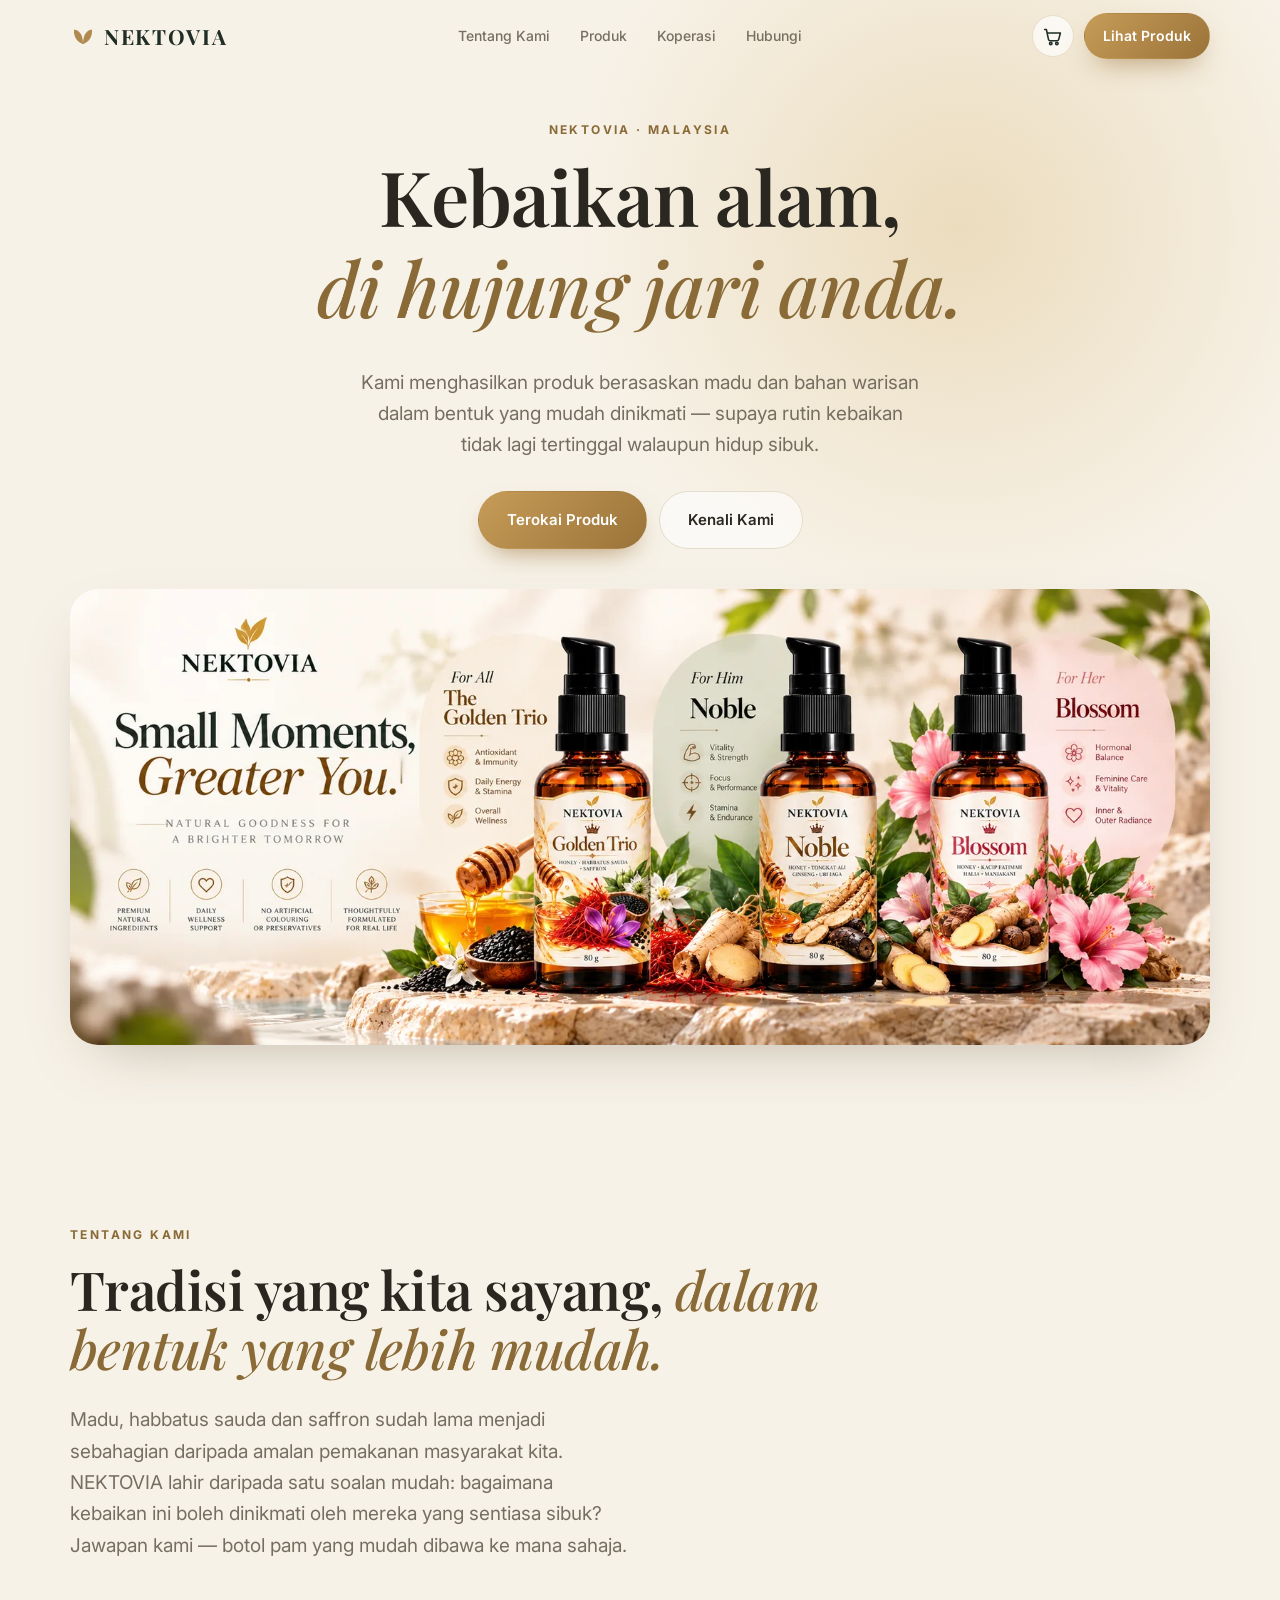
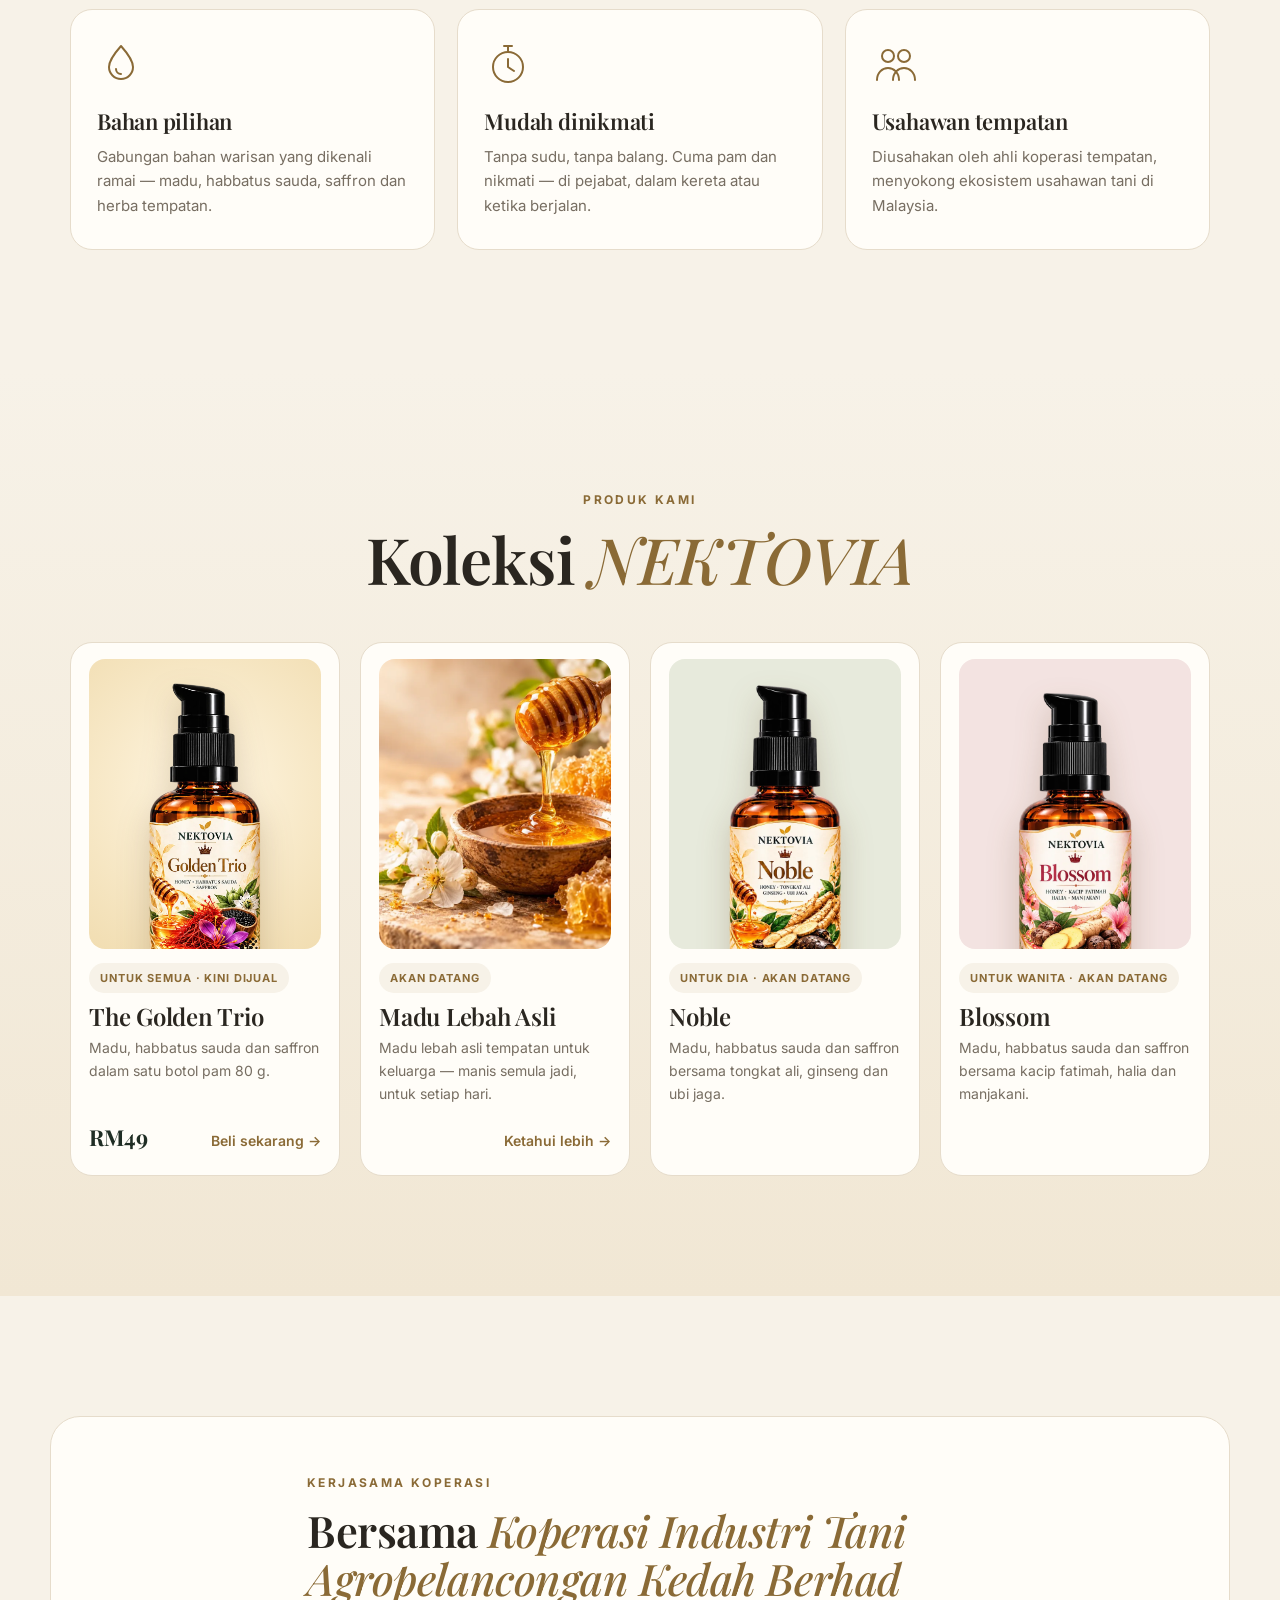
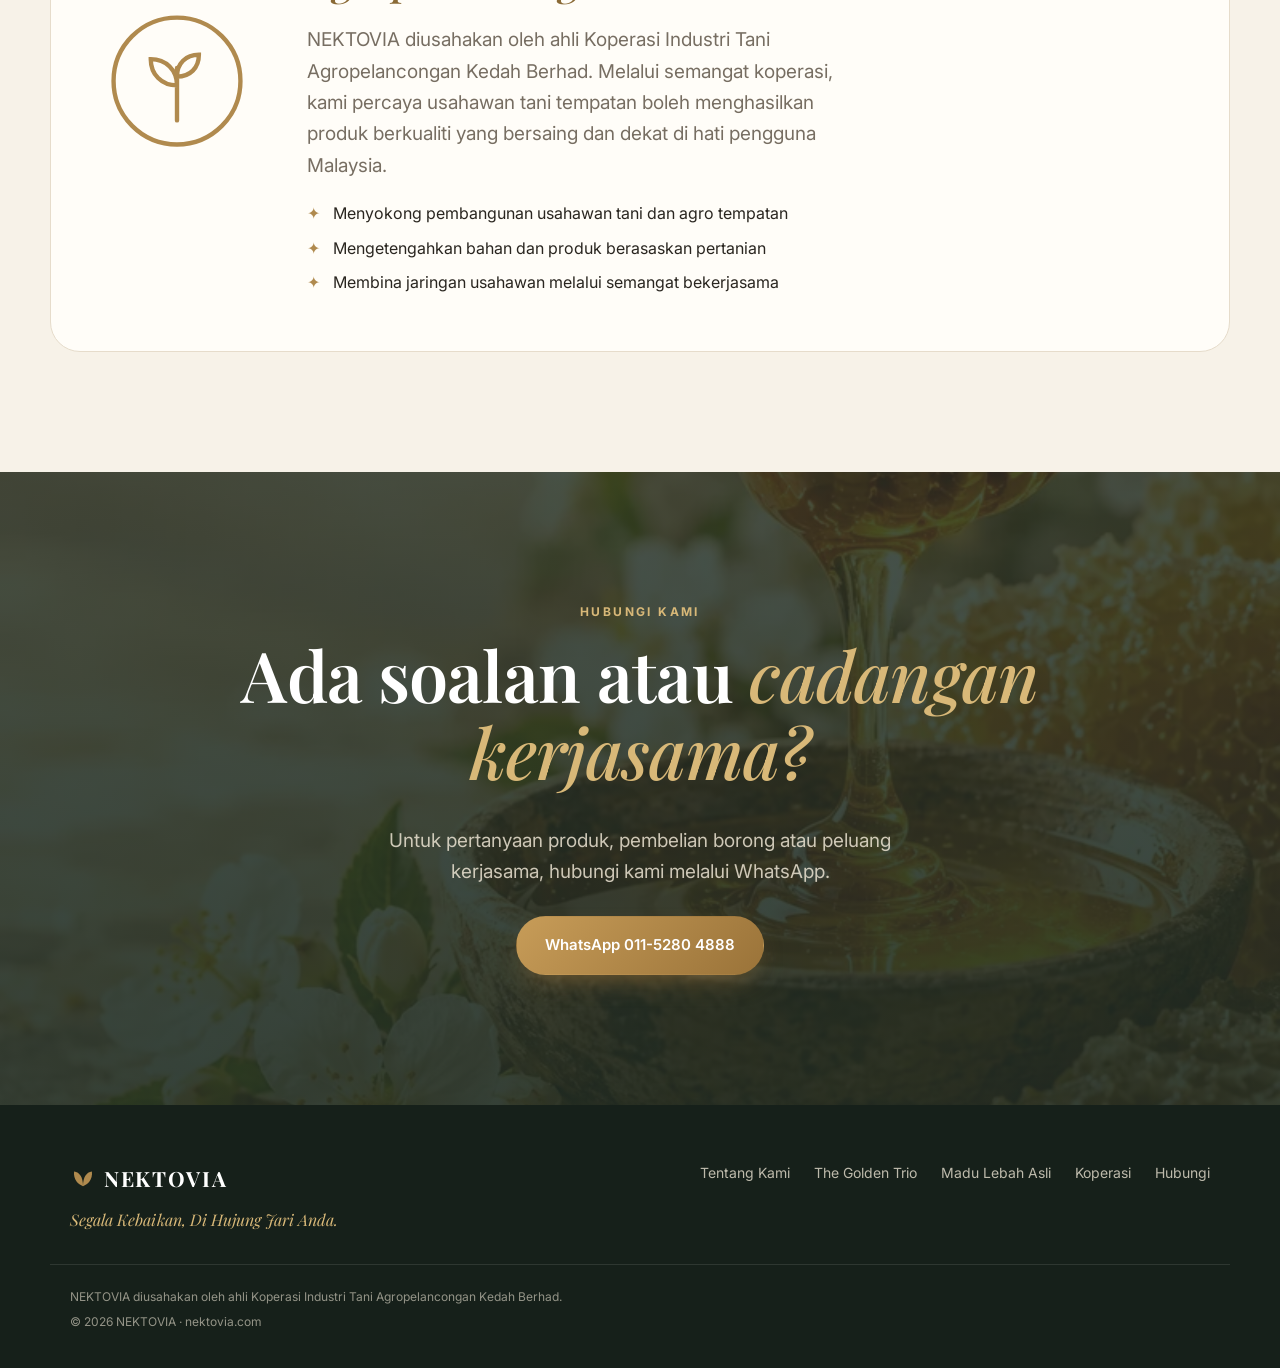
<file: index.html>
<!doctype html>
<html lang="ms" class="no-js">
<head>
<meta charset="utf-8">
<meta name="viewport" content="width=device-width,initial-scale=1">
<title>NEKTOVIA — Kebaikan Alam, Di Hujung Jari Anda</title>
<meta name="description" content="NEKTOVIA ialah jenama Malaysia yang menghasilkan produk berasaskan madu dan bahan warisan dalam bentuk yang mudah dinikmati. Diusahakan oleh ahli Koperasi Industri Tani Agropelancongan Kedah Berhad.">
<meta name="robots" content="index, follow, max-image-preview:large">
<meta name="theme-color" content="#f7f2e8">
<link rel="canonical" href="https://nektovia.com/">
<link rel="alternate" hreflang="ms-MY" href="https://nektovia.com/">
<meta name="geo.region" content="MY">
<meta name="geo.placename" content="Malaysia">
<meta property="og:type" content="website">
<meta property="og:site_name" content="NEKTOVIA">
<meta property="og:url" content="https://nektovia.com/">
<meta property="og:title" content="NEKTOVIA — Kebaikan Alam, Di Hujung Jari Anda">
<meta property="og:description" content="Produk berasaskan madu dan bahan warisan, mudah dinikmati di mana sahaja.">
<meta property="og:image" content="https://nektovia.com/assets/img/koleksi.webp">
<meta property="og:locale" content="ms_MY">
<meta name="twitter:card" content="summary_large_image">
<link rel="icon" href="/assets/favicon.svg" type="image/svg+xml">
<link rel="apple-touch-icon" href="/assets/img/apple-touch-icon.png">
<link rel="manifest" href="/site.webmanifest">
<link rel="alternate" type="text/plain" title="LLM summary" href="https://nektovia.com/llms.txt">
<link rel="preconnect" href="https://fonts.googleapis.com">
<link rel="preconnect" href="https://fonts.gstatic.com" crossorigin>
<link href="https://fonts.googleapis.com/css2?family=Playfair+Display:ital,wght@0,500;0,600;0,700;1,500;1,600&family=Inter:wght@400;500;600;700&display=swap" rel="stylesheet">
<link rel="stylesheet" href="/assets/css/style.css">
<script type="application/ld+json">
{
  "@context": "https://schema.org",
  "@graph": [
    {
      "@type": "Organization",
      "@id": "https://nektovia.com/#org",
      "name": "NEKTOVIA",
      "url": "https://nektovia.com/",
      "logo": "https://nektovia.com/assets/img/apple-touch-icon.png",
      "slogan": "Segala Kebaikan, Di Hujung Jari Anda.",
      "description": "Jenama Malaysia yang menghasilkan produk berasaskan madu dan bahan warisan dalam bentuk yang mudah dinikmati. Diusahakan oleh ahli Koperasi Industri Tani Agropelancongan Kedah Berhad.",
      "areaServed": {"@type": "Country", "name": "Malaysia"},
      "contactPoint": {"@type": "ContactPoint", "contactType": "customer service", "telephone": "+60-11-5280-4888", "availableLanguage": ["ms", "en"]}
    },
    {
      "@type": "WebSite",
      "@id": "https://nektovia.com/#website",
      "url": "https://nektovia.com/",
      "name": "NEKTOVIA",
      "inLanguage": "ms-MY",
      "publisher": {"@id": "https://nektovia.com/#org"}
    },
    {
      "@type": "ItemList",
      "name": "Produk NEKTOVIA",
      "itemListElement": [
        {"@type": "ListItem", "position": 1, "url": "https://nektovia.com/goldentrio/", "name": "The Golden Trio"},
        {"@type": "ListItem", "position": 2, "url": "https://nektovia.com/madulebahasli/", "name": "Madu Lebah Asli"}
      ]
    }
  ]
}
</script>
</head>
<body>
<a class="skip" href="#utama">Langkau ke kandungan</a>

<header class="nav" id="nav">
  <div class="wrap nav-in">
    <a href="/" class="logo" aria-label="NEKTOVIA laman utama">
      <svg class="logo-leaf" viewBox="0 0 32 24" aria-hidden="true"><path d="M16 22C10 20 4 14 5 4c7 1 11 7 11 18Z"/><path d="M16 22c6-2 12-8 11-18-7 1-11 7-11 18Z"/></svg>
      NEKTOVIA
    </a>
    <nav class="nav-links" aria-label="Navigasi utama">
      <a href="#tentang">Tentang Kami</a>
      <a href="#produk">Produk</a>
      <a href="#koperasi">Koperasi</a>
      <a href="#hubungi">Hubungi</a>
    </nav>
    <div class="nav-actions">
      <a href="/checkout/" class="cart-btn" aria-label="Troli">
        <svg viewBox="0 0 24 24" aria-hidden="true"><path d="M3 4h2l2.4 11.2a2 2 0 0 0 2 1.6h7.7a2 2 0 0 0 2-1.5L21 8H6.2"/><circle cx="10" cy="20" r="1.4"/><circle cx="17" cy="20" r="1.4"/></svg>
        <span class="cart-count" data-cart-count hidden>0</span>
      </a>
      <a href="#produk" class="btn btn-gold btn-sm">Lihat Produk</a>
    </div>
  </div>
</header>

<main id="utama">

<section class="hero corp-hero">
  <div class="hero-glow" aria-hidden="true"></div>
  <div class="wrap">
    <div class="corp-hero-copy">
      <p class="eyebrow reveal">NEKTOVIA · Malaysia</p>
      <h1 class="reveal">Kebaikan alam,<br><em>di hujung jari anda.</em></h1>
      <p class="lead reveal">Kami menghasilkan produk berasaskan madu dan bahan warisan dalam bentuk yang mudah dinikmati — supaya rutin kebaikan tidak lagi tertinggal walaupun hidup sibuk.</p>
      <div class="hero-cta reveal">
        <a href="#produk" class="btn btn-gold">Terokai Produk</a>
        <a href="#tentang" class="btn btn-ghost">Kenali Kami</a>
      </div>
    </div>
    <div class="corp-hero-img reveal">
      <img src="/assets/img/koleksi.webp" width="1600" height="640" alt="Koleksi NEKTOVIA: The Golden Trio, Noble dan Blossom">
    </div>
  </div>
</section>

<section class="section" id="tentang">
  <div class="wrap">
    <div class="section-head reveal">
      <p class="eyebrow">Tentang kami</p>
      <h2>Tradisi yang kita sayang, <em>dalam bentuk yang lebih mudah.</em></h2>
      <p class="lead">Madu, habbatus sauda dan saffron sudah lama menjadi sebahagian daripada amalan pemakanan masyarakat kita. NEKTOVIA lahir daripada satu soalan mudah: bagaimana kebaikan ini boleh dinikmati oleh mereka yang sentiasa sibuk? Jawapan kami — botol pam yang mudah dibawa ke mana sahaja.</p>
    </div>
    <div class="values">
      <article class="value reveal">
        <svg viewBox="0 0 48 48" aria-hidden="true"><path d="M24 6c-8 9-12 15-12 21a12 12 0 0 0 24 0c0-6-4-12-12-21Z"/><path d="M19 29a5 5 0 0 0 5 5"/></svg>
        <h3>Bahan pilihan</h3>
        <p>Gabungan bahan warisan yang dikenali ramai — madu, habbatus sauda, saffron dan herba tempatan.</p>
      </article>
      <article class="value reveal">
        <svg viewBox="0 0 48 48" aria-hidden="true"><circle cx="24" cy="27" r="15"/><path d="M24 27v-8M24 27l6 4M20 6h8M24 6v6"/></svg>
        <h3>Mudah dinikmati</h3>
        <p>Tanpa sudu, tanpa balang. Cuma pam dan nikmati — di pejabat, dalam kereta atau ketika berjalan.</p>
      </article>
      <article class="value reveal">
        <svg viewBox="0 0 48 48" aria-hidden="true"><circle cx="16" cy="16" r="6"/><circle cx="32" cy="16" r="6"/><path d="M5 40c0-7 5-12 11-12s11 5 11 12M21 40c0-7 5-12 11-12s11 5 11 12"/></svg>
        <h3>Usahawan tempatan</h3>
        <p>Diusahakan oleh ahli koperasi tempatan, menyokong ekosistem usahawan tani di Malaysia.</p>
      </article>
    </div>
  </div>
</section>

<section class="section intro" id="produk">
  <div class="wrap">
    <div class="section-head center reveal">
      <p class="eyebrow">Produk kami</p>
      <h2>Koleksi <em>NEKTOVIA</em></h2>
    </div>
    <div class="prods">
      <a class="prod reveal" href="/goldentrio/">
        <div class="prod-img"><img src="/assets/img/golden-trio.webp" width="800" height="1200" alt="NEKTOVIA The Golden Trio" loading="lazy"></div>
        <span class="badge">Untuk Semua · Kini Dijual</span>
        <h3>The Golden Trio</h3>
        <p>Madu, habbatus sauda dan saffron dalam satu botol pam 80 g.</p>
        <span class="prod-foot"><b>RM49</b><span class="prod-cta">Beli sekarang →</span></span>
      </a>
      <a class="prod reveal" href="/madulebahasli/">
        <div class="prod-img prod-img--photo"><img src="/assets/img/madu.webp" width="800" height="800" alt="Madu lebah asli" loading="lazy"></div>
        <span class="badge">Akan Datang</span>
        <h3>Madu Lebah Asli</h3>
        <p>Madu lebah asli tempatan untuk keluarga — manis semula jadi, untuk setiap hari.</p>
        <span class="prod-foot"><b>&nbsp;</b><span class="prod-cta">Ketahui lebih →</span></span>
      </a>
      <div class="prod prod--soon reveal">
        <div class="prod-img prod-img--sage"><img src="/assets/img/noble.webp" width="600" height="900" alt="NEKTOVIA Noble" loading="lazy"></div>
        <span class="badge">Untuk Dia · Akan Datang</span>
        <h3>Noble</h3>
        <p>Madu, habbatus sauda dan saffron bersama tongkat ali, ginseng dan ubi jaga.</p>
      </div>
      <div class="prod prod--soon reveal">
        <div class="prod-img prod-img--rose"><img src="/assets/img/blossom.webp" width="600" height="900" alt="NEKTOVIA Blossom" loading="lazy"></div>
        <span class="badge">Untuk Wanita · Akan Datang</span>
        <h3>Blossom</h3>
        <p>Madu, habbatus sauda dan saffron bersama kacip fatimah, halia dan manjakani.</p>
      </div>
    </div>
  </div>
</section>

<section class="section" id="koperasi">
  <div class="wrap coop reveal">
    <div class="coop-mark" aria-hidden="true">
      <svg viewBox="0 0 64 64"><circle cx="32" cy="32" r="29"/><path d="M32 50V26M32 34c-7 0-12-5-12-12 7 0 12 5 12 12ZM32 30c6 0 10-4 10-10-6 0-10 4-10 10Z"/></svg>
    </div>
    <div>
      <p class="eyebrow">Kerjasama koperasi</p>
      <h2>Bersama <em>Koperasi Industri Tani Agropelancongan Kedah Berhad</em></h2>
      <p class="lead">NEKTOVIA diusahakan oleh ahli Koperasi Industri Tani Agropelancongan Kedah Berhad. Melalui semangat koperasi, kami percaya usahawan tani tempatan boleh menghasilkan produk berkualiti yang bersaing dan dekat di hati pengguna Malaysia.</p>
      <ul class="coop-list">
        <li>Menyokong pembangunan usahawan tani dan agro tempatan</li>
        <li>Mengetengahkan bahan dan produk berasaskan pertanian</li>
        <li>Membina jaringan usahawan melalui semangat bekerjasama</li>
      </ul>
    </div>
  </div>
</section>

<section class="final" id="hubungi">
  <div class="wrap final-in reveal">
    <p class="eyebrow">Hubungi kami</p>
    <h2>Ada soalan atau <em>cadangan kerjasama?</em></h2>
    <p class="lead">Untuk pertanyaan produk, pembelian borong atau peluang kerjasama, hubungi kami melalui WhatsApp.</p>
    <a href="https://wa.me/601152804888?text=Hai%20NEKTOVIA%2C%20saya%20ingin%20bertanya." class="btn btn-gold" target="_blank" rel="noopener">WhatsApp 011-5280 4888</a>
  </div>
</section>

</main>

<footer class="foot">
  <div class="wrap foot-in">
    <div>
      <a href="/" class="logo logo--light">
        <svg class="logo-leaf" viewBox="0 0 32 24" aria-hidden="true"><path d="M16 22C10 20 4 14 5 4c7 1 11 7 11 18Z"/><path d="M16 22c6-2 12-8 11-18-7 1-11 7-11 18Z"/></svg>
        NEKTOVIA
      </a>
      <p><em>Segala Kebaikan, Di Hujung Jari Anda.</em></p>
    </div>
    <nav aria-label="Pautan kaki">
      <a href="#tentang">Tentang Kami</a>
      <a href="/goldentrio/">The Golden Trio</a>
      <a href="/madulebahasli/">Madu Lebah Asli</a>
      <a href="#koperasi">Koperasi</a>
      <a href="#hubungi">Hubungi</a>
    </nav>
  </div>
  <div class="wrap foot-small">
    <p>NEKTOVIA diusahakan oleh ahli Koperasi Industri Tani Agropelancongan Kedah Berhad.</p>
    <p>© <span id="yr">2026</span> NEKTOVIA · nektovia.com</p>
  </div>
</footer>

<script src="/assets/js/cart.js" defer></script>
<script src="/assets/js/main.js" defer></script>
</body>
</html>
</file>
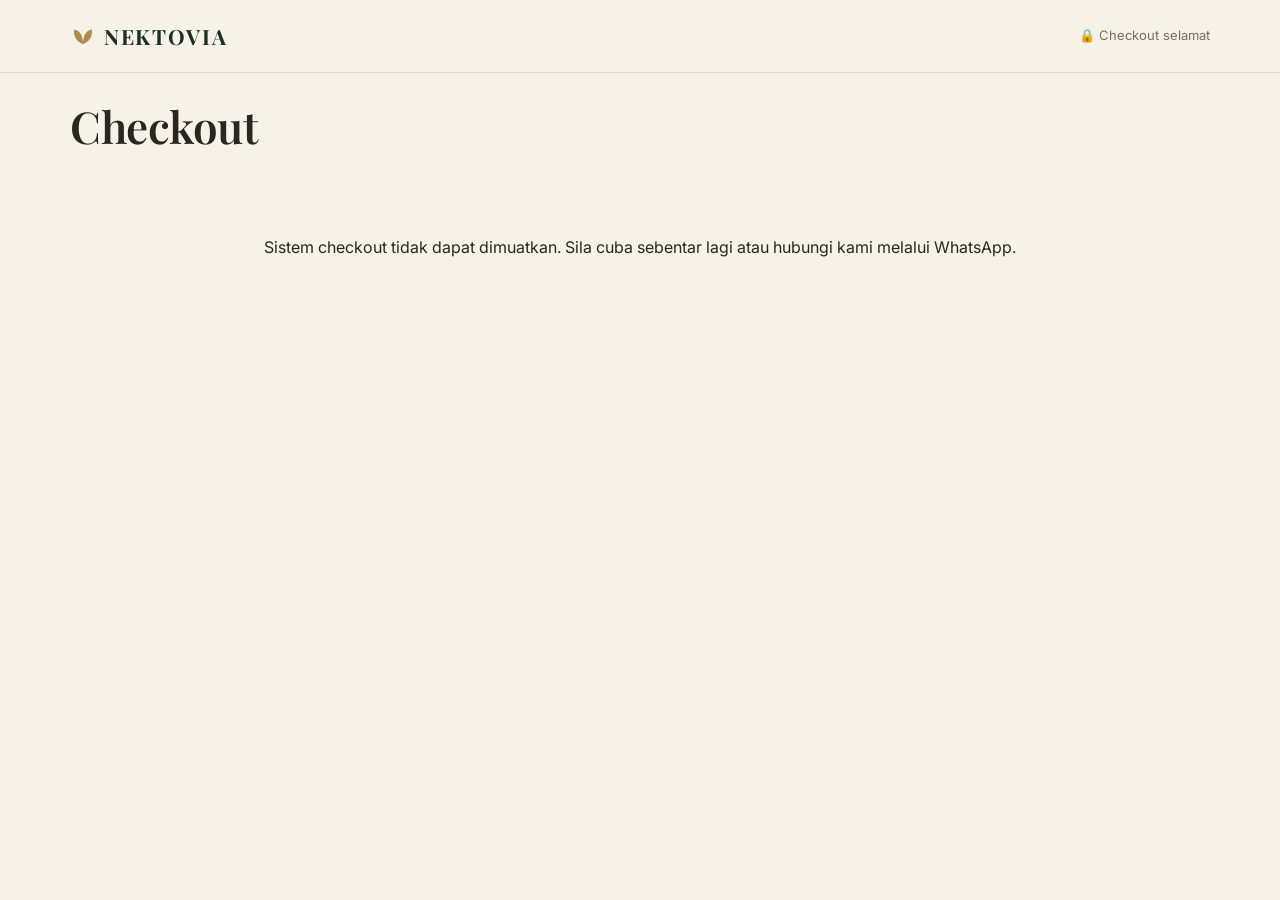
<file: checkout/index.html>
<!doctype html>
<html lang="ms">
<head>
<meta charset="utf-8">
<meta name="viewport" content="width=device-width,initial-scale=1">
<title>Checkout — NEKTOVIA</title>
<meta name="robots" content="noindex, nofollow">
<meta name="theme-color" content="#f7f2e8">
<link rel="icon" href="/assets/favicon.svg" type="image/svg+xml">
<link rel="preconnect" href="https://fonts.googleapis.com">
<link rel="preconnect" href="https://fonts.gstatic.com" crossorigin>
<link href="https://fonts.googleapis.com/css2?family=Playfair+Display:ital,wght@0,500;0,600;0,700;1,500&family=Inter:wght@400;500;600;700&display=swap" rel="stylesheet">
<link rel="stylesheet" href="/assets/css/style.css">
</head>
<body class="page-checkout">

<header class="nav scrolled">
  <div class="wrap nav-in">
    <a href="/" class="logo" aria-label="NEKTOVIA laman utama">
      <svg class="logo-leaf" viewBox="0 0 32 24" aria-hidden="true"><path d="M16 22C10 20 4 14 5 4c7 1 11 7 11 18Z"/><path d="M16 22c6-2 12-8 11-18-7 1-11 7-11 18Z"/></svg>
      NEKTOVIA
    </a>
    <span class="secure">🔒 Checkout selamat</span>
  </div>
</header>

<main class="wrap co" id="utama">
  <h1 class="co-title">Checkout</h1>

  <div class="co-empty" id="empty" hidden>
    <p>Troli anda kosong.</p>
    <a href="/goldentrio/" class="btn btn-gold">Lihat The Golden Trio</a>
  </div>

  <form class="co-grid" id="co" novalidate hidden>
    <section class="co-card">
      <h2>Maklumat penghantaran</h2>
      <div class="f2">
        <div class="field"><label for="name">Nama penuh</label><input id="name" name="name" autocomplete="name" required></div>
        <div class="field"><label for="phone">No. telefon</label><input id="phone" name="phone" type="tel" autocomplete="tel" placeholder="012-345 6789" required></div>
      </div>
      <div class="field"><label for="email">Emel <small>(resit dihantar ke sini)</small></label><input id="email" name="email" type="email" autocomplete="email" required></div>
      <div class="field"><label for="address">Alamat</label><textarea id="address" name="address" rows="2" autocomplete="street-address" placeholder="No. rumah, jalan, taman" required></textarea></div>
      <div class="f3">
        <div class="field"><label for="postcode">Poskod</label><input id="postcode" name="postcode" inputmode="numeric" maxlength="5" autocomplete="postal-code" required></div>
        <div class="field"><label for="city">Bandar</label><input id="city" name="city" autocomplete="address-level2" required></div>
        <div class="field"><label for="state">Negeri</label><select id="state" name="state" autocomplete="address-level1" required><option value="">Pilih…</option></select></div>
      </div>
      <div class="field"><label for="notes">Nota <small>(pilihan)</small></label><input id="notes" name="notes" maxlength="500"></div>
    </section>

    <aside class="co-card co-sum">
      <h2>Ringkasan pesanan</h2>
      <ul class="co-items" id="items"></ul>

      <div class="coupon">
        <label for="coupon">Kod kupon</label>
        <div class="coupon-row">
          <input id="coupon" name="coupon" autocomplete="off" placeholder="Masukkan kod">
          <button type="button" class="btn btn-ghost btn-sm" id="applyCoupon">Guna</button>
        </div>
        <p class="coupon-msg" id="couponMsg" role="status"></p>
      </div>

      <dl class="co-totals">
        <div><dt>Subjumlah</dt><dd id="subtotal">—</dd></div>
        <div id="discRow" hidden><dt>Diskaun <span id="discCode"></span></dt><dd id="discount">—</dd></div>
        <div><dt>Penghantaran <small id="region"></small></dt><dd id="shipping">—</dd></div>
        <div class="grand"><dt>Jumlah</dt><dd id="total">—</dd></div>
      </dl>

      <button type="submit" class="btn btn-gold btn-block" id="pay">Bayar dengan CHIP</button>
      <p class="err" id="err" role="alert"></p>
      <p class="pay-note">Anda akan dibawa ke halaman pembayaran CHIP yang selamat (FPX, kad debit/kredit, e-dompet).</p>
    </aside>
  </form>
</main>

<script src="/assets/js/cart.js"></script>
<script src="/assets/js/checkout.js"></script>
</body>
</html>
</file>
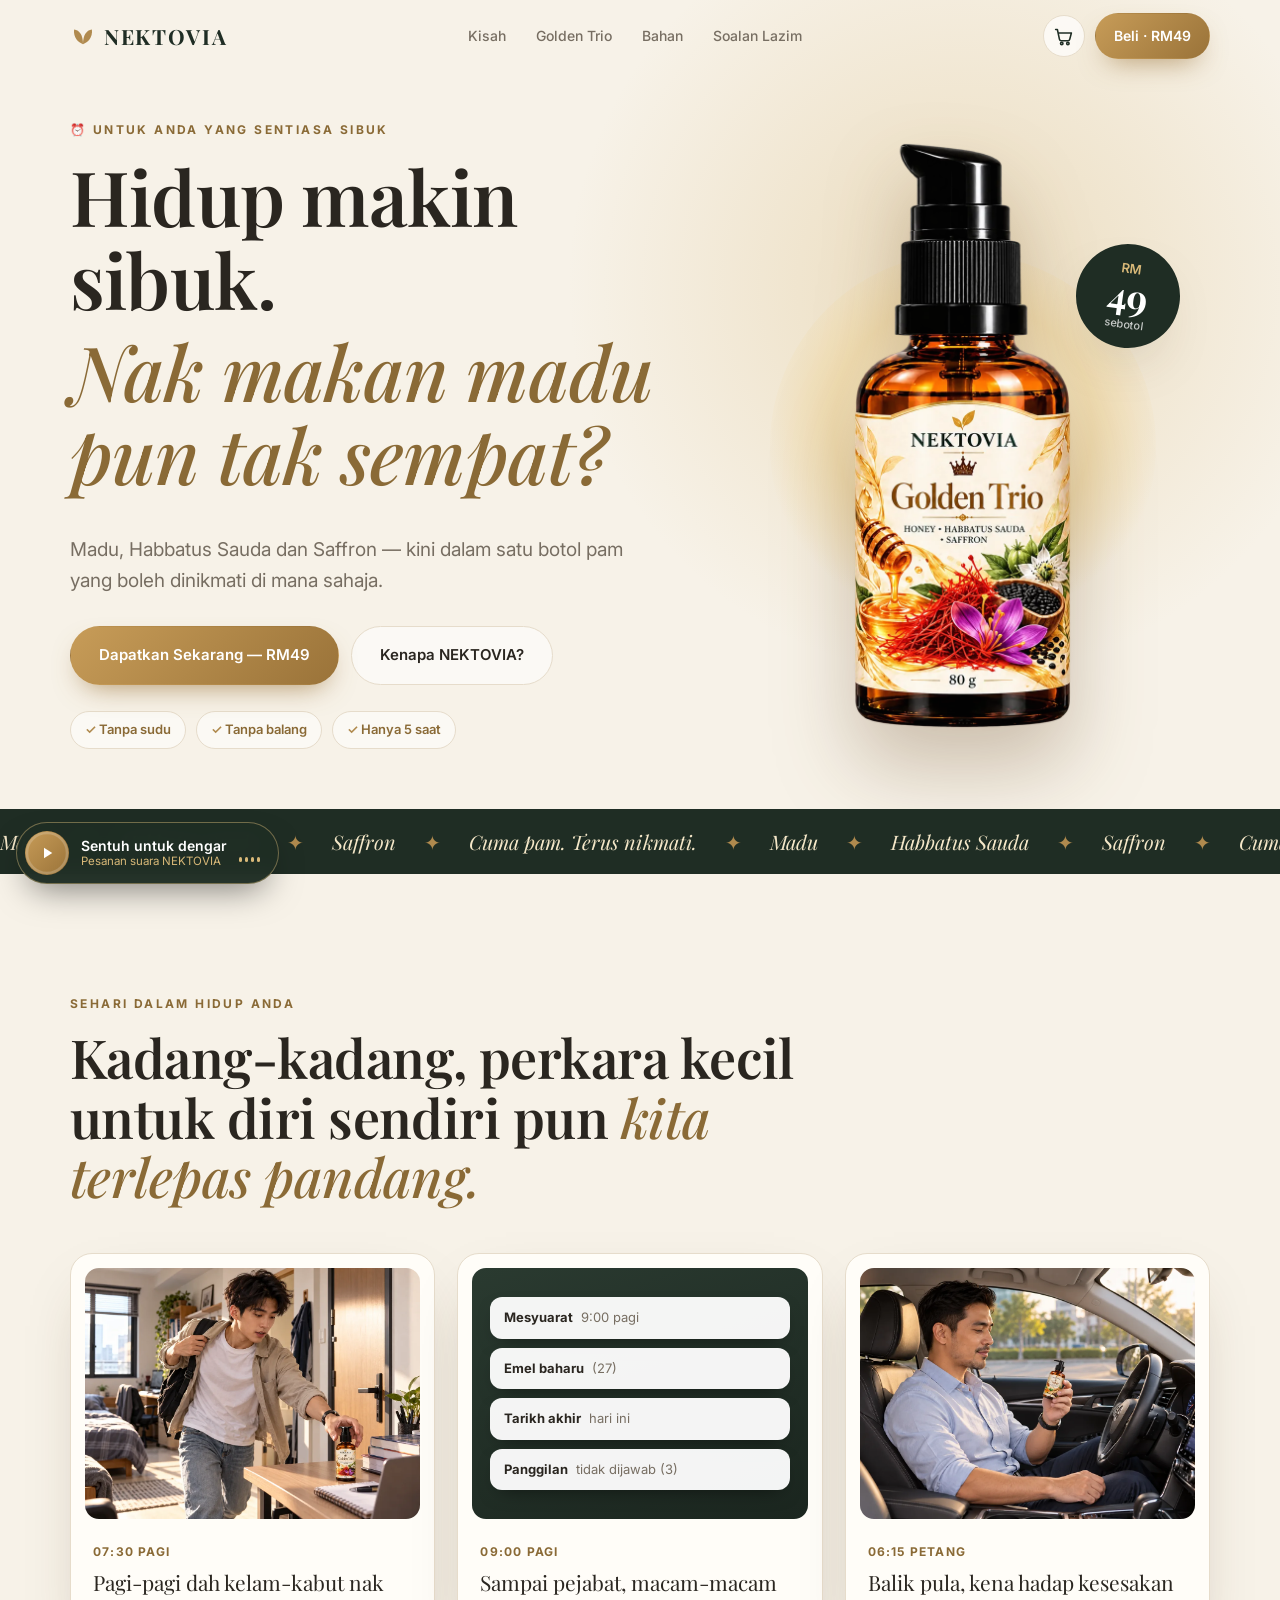
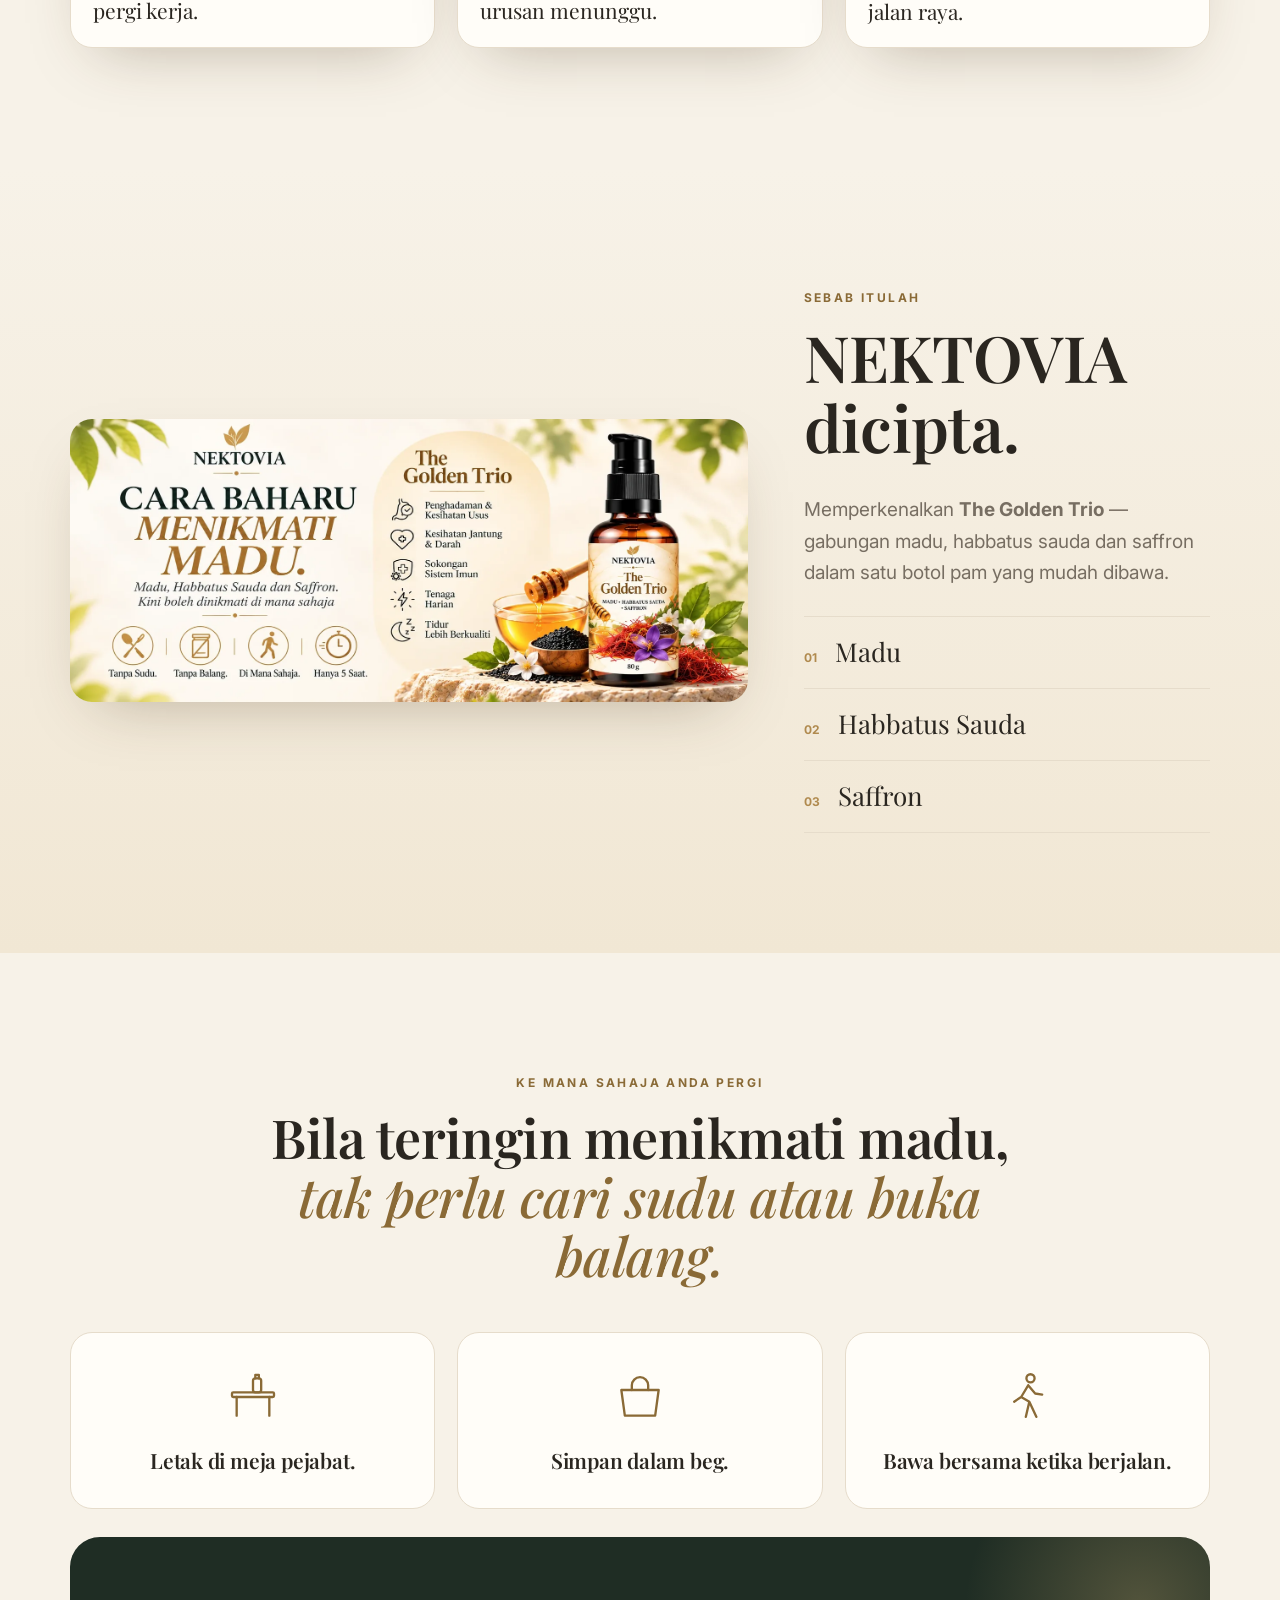
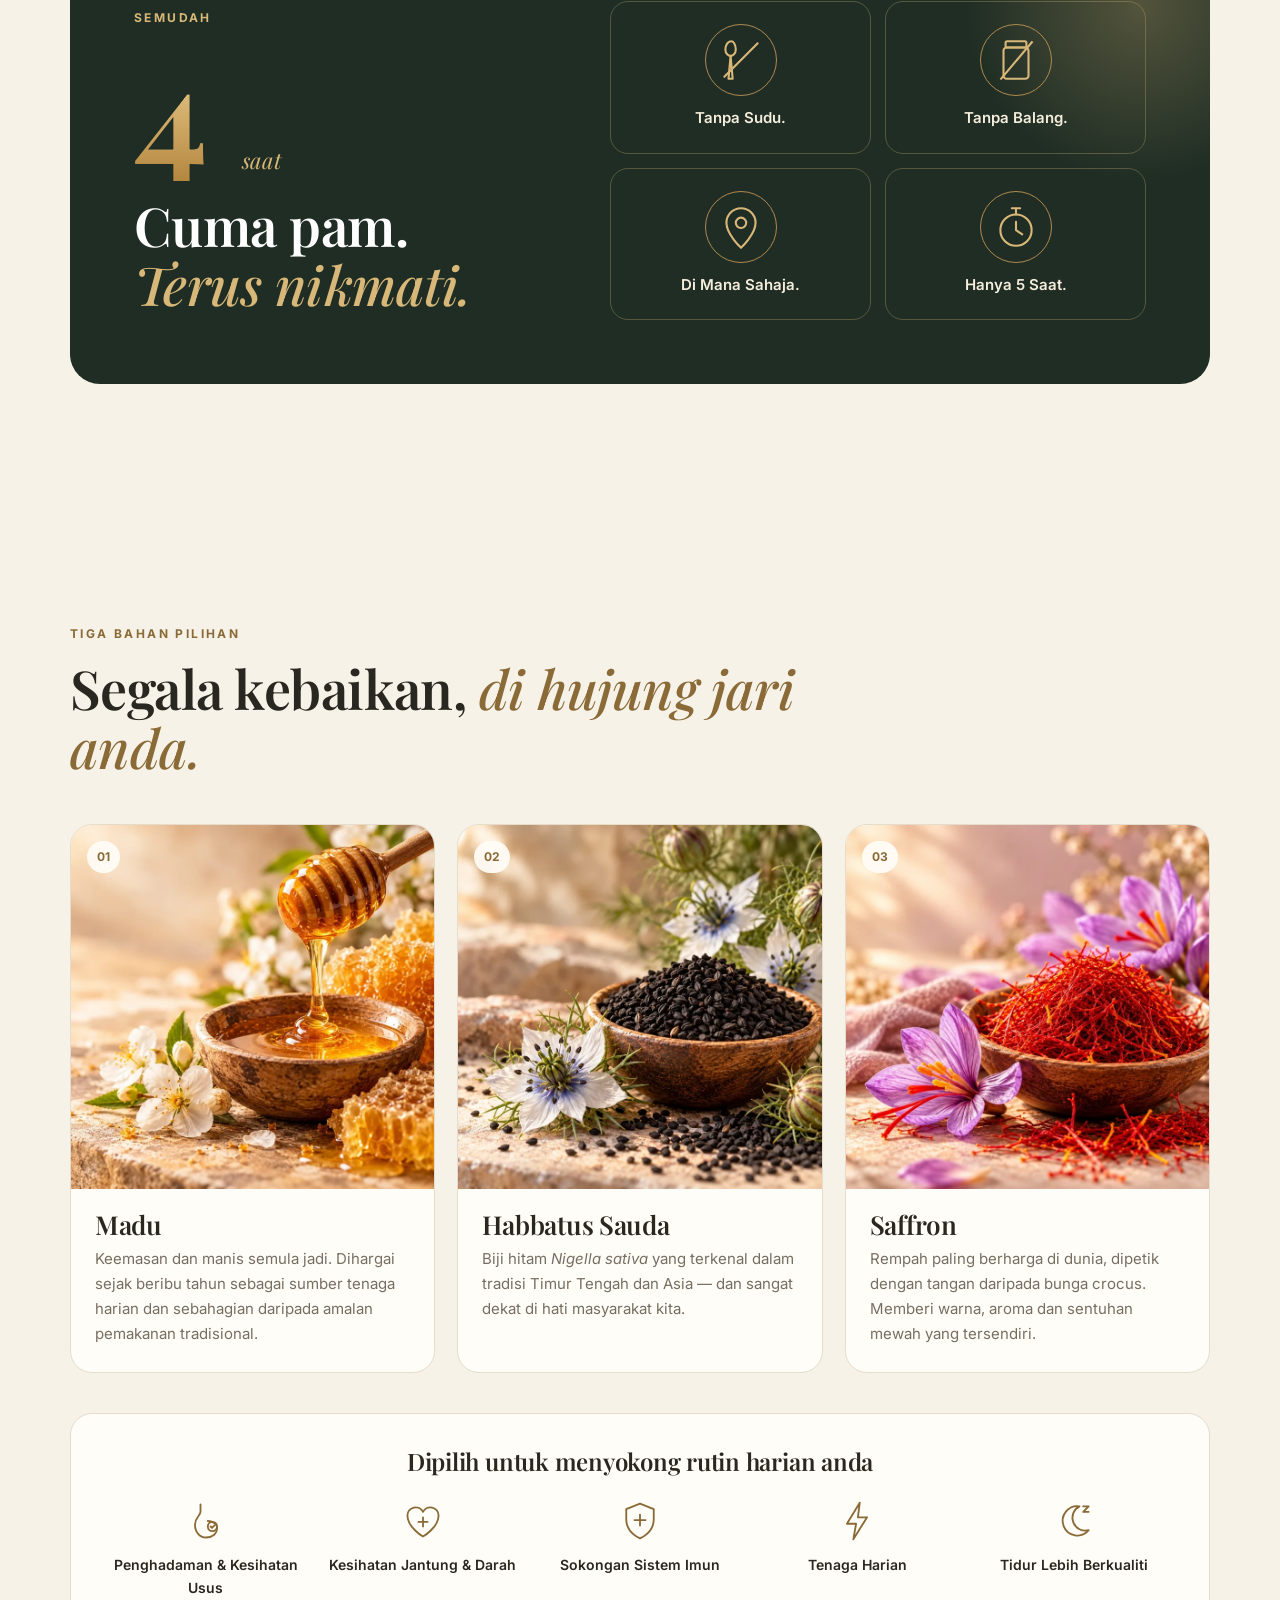
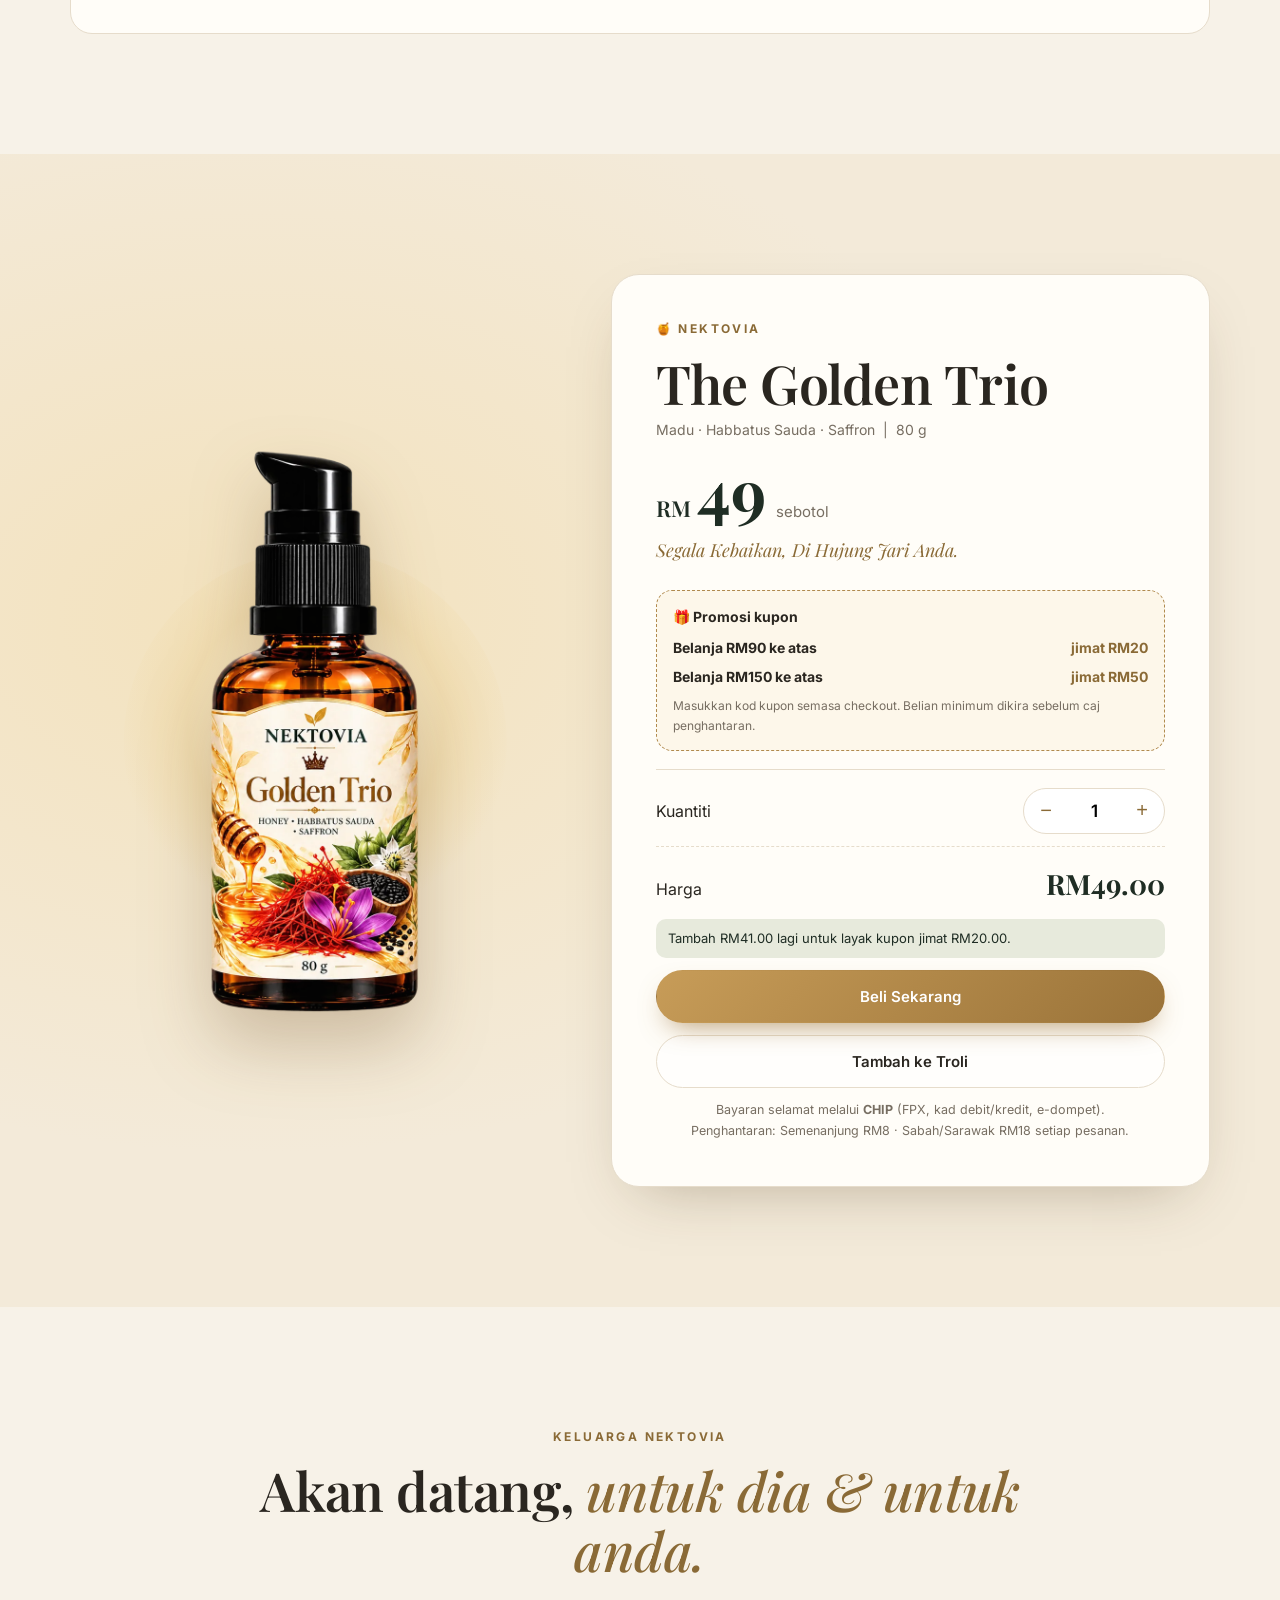
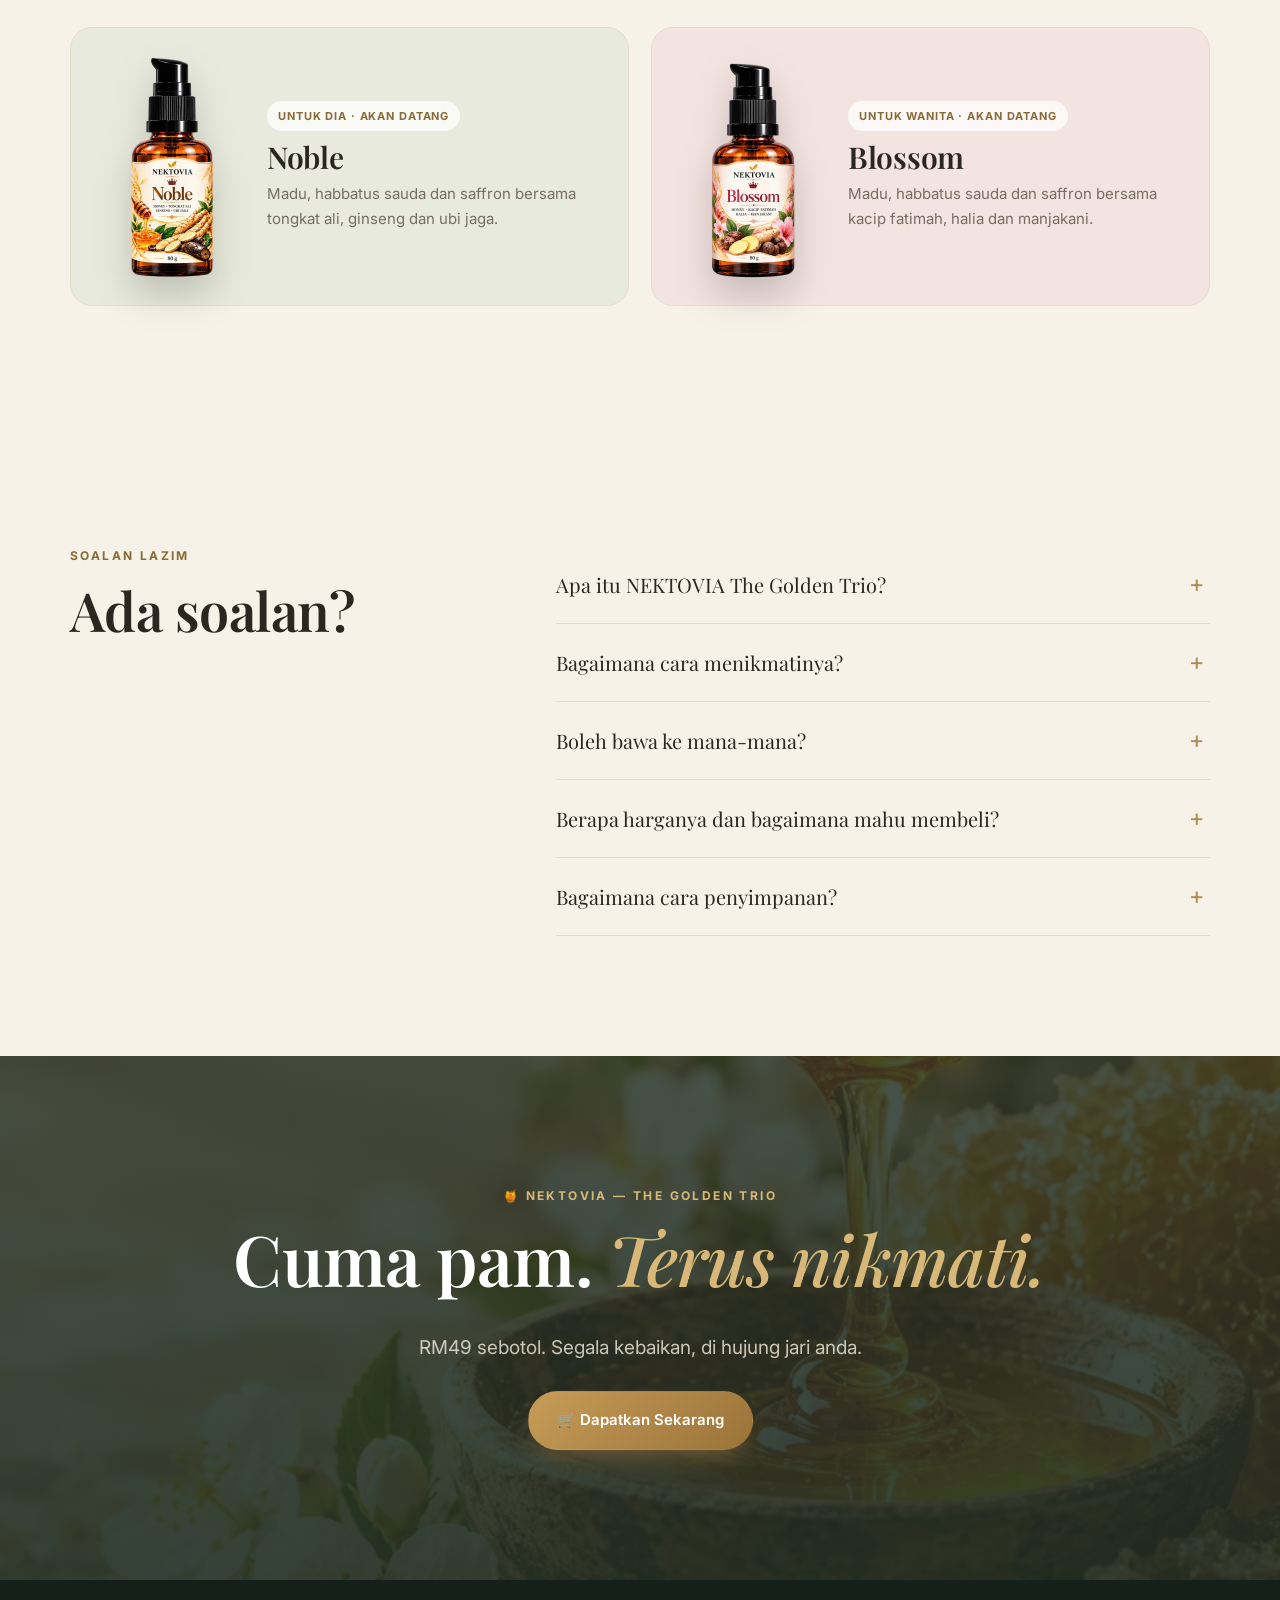
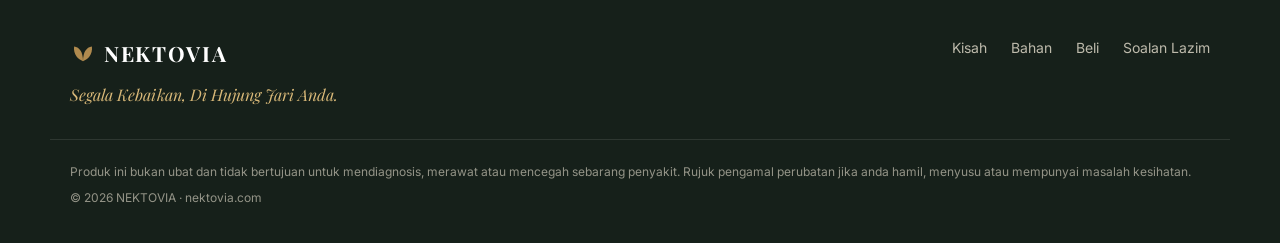
<file: goldentrio/index.html>
<!doctype html>
<html lang="ms" class="no-js">
<head>
<meta charset="utf-8">
<meta name="viewport" content="width=device-width,initial-scale=1">
<title>NEKTOVIA — The Golden Trio | Madu, Habbatus Sauda &amp; Saffron dalam Botol Pam</title>
<meta name="description" content="The Golden Trio oleh NEKTOVIA: gabungan madu, habbatus sauda dan saffron dalam satu botol pam 80 g yang mudah dibawa. Tanpa sudu, tanpa balang. Cuma pam, terus nikmati. RM49 sebotol, penghantaran seluruh Malaysia.">
<meta name="keywords" content="NEKTOVIA, The Golden Trio, madu habbatus sauda saffron, madu botol pam, madu mudah bawa, madu saffron, habbatus sauda, madu Malaysia">
<meta name="robots" content="index, follow, max-image-preview:large, max-snippet:-1, max-video-preview:-1">
<meta name="author" content="NEKTOVIA">
<meta name="theme-color" content="#f7f2e8">
<link rel="canonical" href="https://nektovia.com/goldentrio/">
<link rel="alternate" hreflang="ms-MY" href="https://nektovia.com/goldentrio/">
<link rel="alternate" hreflang="x-default" href="https://nektovia.com/goldentrio/">

<!-- GEO: sasaran lokasi -->
<meta name="geo.region" content="MY">
<meta name="geo.placename" content="Malaysia">
<meta name="language" content="Malay">
<meta name="distribution" content="Malaysia">

<!-- Open Graph / sosial -->
<meta property="og:type" content="product">
<meta property="og:site_name" content="NEKTOVIA">
<meta property="og:url" content="https://nektovia.com/goldentrio/">
<meta property="og:title" content="NEKTOVIA — The Golden Trio | Cuma pam. Terus nikmati.">
<meta property="og:description" content="Madu, habbatus sauda dan saffron dalam satu botol pam. Tanpa sudu, tanpa balang. RM49 sebotol.">
<meta property="og:image" content="https://nektovia.com/assets/img/og.jpg">
<meta property="og:image:width" content="1200">
<meta property="og:image:height" content="630">
<meta property="og:image:alt" content="NEKTOVIA The Golden Trio — Cara baharu menikmati madu">
<meta property="og:locale" content="ms_MY">
<meta property="product:price:amount" content="49.00">
<meta property="product:price:currency" content="MYR">
<meta name="twitter:card" content="summary_large_image">
<meta name="twitter:title" content="NEKTOVIA — The Golden Trio">
<meta name="twitter:description" content="Madu, habbatus sauda dan saffron dalam satu botol pam. RM49 sebotol.">
<meta name="twitter:image" content="https://nektovia.com/assets/img/og.jpg">

<link rel="icon" href="/assets/favicon.svg" type="image/svg+xml">
<link rel="apple-touch-icon" href="/assets/img/apple-touch-icon.png">
<link rel="manifest" href="/site.webmanifest">
<link rel="alternate" type="text/plain" title="LLM summary" href="https://nektovia.com/llms.txt">
<link rel="preconnect" href="https://fonts.googleapis.com">
<link rel="preconnect" href="https://fonts.gstatic.com" crossorigin>
<link href="https://fonts.googleapis.com/css2?family=Playfair+Display:ital,wght@0,500;0,600;0,700;1,500;1,600&family=Inter:wght@400;500;600;700&display=swap" rel="stylesheet">
<link rel="preload" as="image" href="/assets/img/golden-trio.webp">
<link rel="stylesheet" href="/assets/css/style.css">

<script type="application/ld+json">
{
  "@context": "https://schema.org",
  "@graph": [
    {
      "@type": "Organization",
      "@id": "https://nektovia.com/#org",
      "name": "NEKTOVIA",
      "url": "https://nektovia.com/",
      "logo": "https://nektovia.com/assets/img/apple-touch-icon.png",
      "slogan": "Segala Kebaikan, Di Hujung Jari Anda.",
      "areaServed": {"@type": "Country", "name": "Malaysia"}
    },
    {
      "@type": "WebSite",
      "@id": "https://nektovia.com/#website",
      "url": "https://nektovia.com/",
      "name": "NEKTOVIA",
      "inLanguage": "ms-MY",
      "publisher": {"@id": "https://nektovia.com/#org"}
    },
    {
      "@type": "WebPage",
      "@id": "https://nektovia.com/goldentrio/#webpage",
      "url": "https://nektovia.com/goldentrio/",
      "name": "NEKTOVIA — The Golden Trio | Madu, Habbatus Sauda & Saffron dalam Botol Pam",
      "inLanguage": "ms-MY",
      "isPartOf": {"@id": "https://nektovia.com/#website"},
      "about": {"@id": "https://nektovia.com/goldentrio/#product"},
      "primaryImageOfPage": "https://nektovia.com/assets/img/og.jpg"
    },
    {
      "@type": "Product",
      "@id": "https://nektovia.com/goldentrio/#product",
      "name": "NEKTOVIA The Golden Trio",
      "alternateName": "Golden Trio",
      "sku": "NKT-GT-80",
      "category": "Madu & Makanan Kesihatan",
      "image": [
        "https://nektovia.com/assets/img/golden-trio.webp",
        "https://nektovia.com/assets/img/banner.webp"
      ],
      "description": "Gabungan madu, habbatus sauda dan saffron dalam satu botol pam 80 g yang mudah dibawa. Tanpa sudu, tanpa balang — cuma pam, terus nikmati dalam 5 saat.",
      "brand": {"@type": "Brand", "name": "NEKTOVIA"},
      "manufacturer": {"@id": "https://nektovia.com/#org"},
      "weight": {"@type": "QuantitativeValue", "value": 80, "unitCode": "GRM"},
      "additionalProperty": [
        {"@type": "PropertyValue", "name": "Bahan", "value": "Madu, Habbatus Sauda, Saffron"},
        {"@type": "PropertyValue", "name": "Bekas", "value": "Botol pam kaca ambar"}
      ],
      "offers": {
        "@type": "Offer",
        "url": "https://nektovia.com/goldentrio/#beli",
        "acceptedPaymentMethod": "Pembayaran online melalui CHIP (FPX, kad, e-dompet)",
        "priceCurrency": "MYR",
        "price": "49.00",
        "availability": "https://schema.org/InStock",
        "itemCondition": "https://schema.org/NewCondition",
        "eligibleRegion": {"@type": "Country", "name": "MY"},
        "seller": {"@id": "https://nektovia.com/#org"}
      }
    },
    {
      "@type": "FAQPage",
      "@id": "https://nektovia.com/goldentrio/#faq",
      "mainEntity": [
        {"@type": "Question", "name": "Apa itu NEKTOVIA The Golden Trio?", "acceptedAnswer": {"@type": "Answer", "text": "The Golden Trio ialah produk NEKTOVIA yang menggabungkan madu, habbatus sauda dan saffron dalam satu botol pam 80 g yang mudah dibawa. Harganya RM49 sebotol."}},
        {"@type": "Question", "name": "Bagaimana cara menikmatinya?", "acceptedAnswer": {"@type": "Answer", "text": "Pam terus ke mulut atau ke atas sudu, roti, atau minuman suam kegemaran anda. Tak perlu sudu, tak perlu buka balang — hanya 5 saat."}},
        {"@type": "Question", "name": "Boleh bawa ke mana-mana?", "acceptedAnswer": {"@type": "Answer", "text": "Boleh. Botol pam yang padat ini sesuai diletak di meja pejabat, disimpan dalam beg atau dibawa ketika dalam perjalanan."}},
        {"@type": "Question", "name": "Berapa harganya dan bagaimana mahu membeli?", "acceptedAnswer": {"@type": "Answer", "text": "RM49 sebotol. Beli di nektovia.com/goldentrio — pilih kuantiti, masukkan kod kupon jika ada, dan bayar secara online melalui CHIP. Penghantaran RM8 ke Semenanjung dan RM18 ke Sabah/Sarawak bagi setiap pesanan."}},
        {"@type": "Question", "name": "Bagaimana cara penyimpanan?", "acceptedAnswer": {"@type": "Answer", "text": "Simpan di tempat yang sejuk dan kering, jauh daripada cahaya matahari terus. Tutup pam selepas digunakan."}}
      ]
    }
  ]
}
</script>
</head>
<body>

<a class="skip" href="#utama">Langkau ke kandungan</a>

<header class="nav" id="nav">
  <div class="wrap nav-in">
    <a href="/" class="logo" aria-label="NEKTOVIA laman utama">
      <svg class="logo-leaf" viewBox="0 0 32 24" aria-hidden="true"><path d="M16 22C10 20 4 14 5 4c7 1 11 7 11 18Z"/><path d="M16 22c6-2 12-8 11-18-7 1-11 7-11 18Z"/></svg>
      NEKTOVIA
    </a>
    <nav class="nav-links" aria-label="Navigasi utama">
      <a href="#kisah">Kisah</a>
      <a href="#golden-trio">Golden Trio</a>
      <a href="#bahan">Bahan</a>
      <a href="#soalan">Soalan Lazim</a>
    </nav>
    <div class="nav-actions">
      <a href="/checkout/" class="cart-btn" aria-label="Troli">
        <svg viewBox="0 0 24 24" aria-hidden="true"><path d="M3 4h2l2.4 11.2a2 2 0 0 0 2 1.6h7.7a2 2 0 0 0 2-1.5L21 8H6.2"/><circle cx="10" cy="20" r="1.4"/><circle cx="17" cy="20" r="1.4"/></svg>
        <span class="cart-count" data-cart-count hidden>0</span>
      </a>
      <a href="#beli" class="btn btn-gold btn-sm">Beli · RM49</a>
    </div>
  </div>
</header>

<main id="utama">

<!-- HERO -->
<section class="hero">
  <div class="hero-glow" aria-hidden="true"></div>
  <div class="wrap hero-grid">
    <div class="hero-copy">
      <p class="eyebrow reveal">⏰ Untuk anda yang sentiasa sibuk</p>
      <h1 class="reveal">Hidup makin sibuk.<br><em>Nak makan madu pun tak sempat?</em></h1>
      <p class="lead reveal">Madu, Habbatus Sauda dan Saffron — kini dalam satu botol pam yang boleh dinikmati di mana sahaja.</p>
      <div class="hero-cta reveal">
        <a href="#beli" class="btn btn-gold">Dapatkan Sekarang — RM49</a>
        <a href="#kisah" class="btn btn-ghost">Kenapa NEKTOVIA?</a>
      </div>
      <ul class="hero-pills reveal" aria-label="Kelebihan">
        <li>Tanpa sudu</li><li>Tanpa balang</li><li>Hanya 5 saat</li>
      </ul>
    </div>
    <div class="hero-visual">
      <div class="halo" aria-hidden="true"></div>
      <img src="/assets/img/golden-trio.webp" width="800" height="1200" alt="Botol pam NEKTOVIA The Golden Trio 80 g" class="hero-bottle">
      <div class="price-tag" aria-hidden="true"><span>RM</span>49<small>sebotol</small></div>
    </div>
  </div>
</section>

<!-- MARQUEE -->
<div class="marquee" aria-hidden="true">
  <div class="marquee-track">
    <span>Madu</span><i>✦</i><span>Habbatus Sauda</span><i>✦</i><span>Saffron</span><i>✦</i><span>Cuma pam. Terus nikmati.</span><i>✦</i>
    <span>Madu</span><i>✦</i><span>Habbatus Sauda</span><i>✦</i><span>Saffron</span><i>✦</i><span>Cuma pam. Terus nikmati.</span><i>✦</i>
  </div>
</div>

<!-- STORY -->
<section class="section" id="kisah">
  <div class="wrap">
    <div class="section-head reveal">
      <p class="eyebrow">Sehari dalam hidup anda</p>
      <h2>Kadang-kadang, perkara kecil untuk diri sendiri pun <em>kita terlepas pandang.</em></h2>
    </div>
    <div class="day">
      <article class="day-card reveal">
        <div class="day-img"><img src="/assets/img/pagi.webp" width="1100" height="825" alt="Lelaki tergesa-gesa keluar rumah pada waktu pagi sambil mencapai botol Golden Trio" loading="lazy"></div>
        <span class="day-time">07:30 pagi</span>
        <p>Pagi-pagi dah kelam-kabut nak pergi kerja.</p>
      </article>
      <article class="day-card day-card--text reveal">
        <div class="day-office" aria-hidden="true">
          <div class="notif"><b>Mesyuarat</b> 9:00 pagi</div>
          <div class="notif"><b>Emel baharu</b> (27)</div>
          <div class="notif"><b>Tarikh akhir</b> hari ini</div>
          <div class="notif"><b>Panggilan</b> tidak dijawab (3)</div>
        </div>
        <span class="day-time">09:00 pagi</span>
        <p>Sampai pejabat, macam-macam urusan menunggu.</p>
      </article>
      <article class="day-card reveal">
        <div class="day-img"><img src="/assets/img/jalan.webp" width="1100" height="825" alt="Lelaki dalam kereta ketika kesesakan jalan raya memegang botol Golden Trio" loading="lazy"></div>
        <span class="day-time">06:15 petang</span>
        <p>Balik pula, kena hadap kesesakan jalan raya.</p>
      </article>
    </div>
  </div>
</section>

<!-- INTRO -->
<section class="section intro" id="golden-trio">
  <div class="wrap intro-grid">
    <div class="intro-visual reveal">
      <img src="/assets/img/banner.webp" width="1600" height="669" alt="Poster NEKTOVIA The Golden Trio — Cara baharu menikmati madu" loading="lazy">
    </div>
    <div class="intro-copy reveal">
      <p class="eyebrow">Sebab itulah</p>
      <h2>NEKTOVIA dicipta.</h2>
      <p class="lead">Memperkenalkan <strong>The Golden Trio</strong> — gabungan madu, habbatus sauda dan saffron dalam satu botol pam yang mudah dibawa.</p>
      <ol class="trio-list">
        <li><span>01</span>Madu</li>
        <li><span>02</span>Habbatus Sauda</li>
        <li><span>03</span>Saffron</li>
      </ol>
    </div>
  </div>
</section>

<!-- HOW -->
<section class="section how">
  <div class="wrap">
    <div class="section-head center reveal">
      <p class="eyebrow">Ke mana sahaja anda pergi</p>
      <h2>Bila teringin menikmati madu,<br><em>tak perlu cari sudu atau buka balang.</em></h2>
    </div>
    <div class="places">
      <div class="place reveal">
        <svg viewBox="0 0 48 48" aria-hidden="true"><rect x="6" y="20" width="36" height="4" rx="1"/><path d="M10 24v16M38 24v16"/><rect x="24" y="8" width="7" height="12" rx="2"/><path d="M26 8V5h3v3"/></svg>
        <h3>Letak di meja pejabat.</h3>
      </div>
      <div class="place reveal">
        <svg viewBox="0 0 48 48" aria-hidden="true"><path d="M8 18h32l-3 22H11z"/><path d="M17 18v-4a7 7 0 0 1 14 0v4"/></svg>
        <h3>Simpan dalam beg.</h3>
      </div>
      <div class="place reveal">
        <svg viewBox="0 0 48 48" aria-hidden="true"><circle cx="27" cy="8" r="3.5"/><path d="M25 14l-6 10 7 4-3 13M25 14l6 7 6 1M19 24l-6 4M26 28l6 13"/></svg>
        <h3>Bawa bersama ketika berjalan.</h3>
      </div>
    </div>

    <div class="pump reveal">
      <div class="pump-copy">
        <p class="eyebrow">Semudah</p>
        <div class="count"><span id="count">5</span><small>saat</small></div>
        <h2>Cuma pam.<br><em>Terus nikmati.</em></h2>
      </div>
      <ul class="pump-feats">
        <li><svg viewBox="0 0 48 48" aria-hidden="true"><path d="M15 6c-4 0-6 4-6 8s3 6 5 6l-2 22h4l-2-22c2 0 5-2 5-6s-2-8-4-8Z"/><path d="M8 40 40 8"/></svg>Tanpa Sudu.</li>
        <li><svg viewBox="0 0 48 48" aria-hidden="true"><rect x="12" y="12" width="24" height="30" rx="3"/><rect x="14" y="6" width="20" height="6" rx="1.5"/><path d="M8 44 40 6"/></svg>Tanpa Balang.</li>
        <li><svg viewBox="0 0 48 48" aria-hidden="true"><path d="M24 44s14-13 14-24a14 14 0 0 0-28 0c0 11 14 24 14 24Z"/><circle cx="24" cy="20" r="5"/></svg>Di Mana Sahaja.</li>
        <li><svg viewBox="0 0 48 48" aria-hidden="true"><circle cx="24" cy="27" r="15"/><path d="M24 27v-8M24 27l6 4M20 6h8M24 6v6"/></svg>Hanya 5 Saat.</li>
      </ul>
    </div>
  </div>
</section>

<!-- INGREDIENTS -->
<section class="section" id="bahan">
  <div class="wrap">
    <div class="section-head reveal">
      <p class="eyebrow">Tiga bahan pilihan</p>
      <h2>Segala kebaikan, <em>di hujung jari anda.</em></h2>
    </div>
    <div class="ingr">
      <article class="ingr-card reveal">
        <div class="ingr-img"><img src="/assets/img/madu.webp" width="800" height="800" alt="Madu dititiskan dari sudu madu ke dalam mangkuk kayu" loading="lazy"></div>
        <span class="ingr-no">01</span>
        <h3>Madu</h3>
        <p>Keemasan dan manis semula jadi. Dihargai sejak beribu tahun sebagai sumber tenaga harian dan sebahagian daripada amalan pemakanan tradisional.</p>
      </article>
      <article class="ingr-card reveal">
        <div class="ingr-img"><img src="/assets/img/habbatus-sauda.webp" width="800" height="800" alt="Biji habbatus sauda dalam mangkuk kayu bersama bunga nigella" loading="lazy"></div>
        <span class="ingr-no">02</span>
        <h3>Habbatus Sauda</h3>
        <p>Biji hitam <i>Nigella sativa</i> yang terkenal dalam tradisi Timur Tengah dan Asia — dan sangat dekat di hati masyarakat kita.</p>
      </article>
      <article class="ingr-card reveal">
        <div class="ingr-img"><img src="/assets/img/saffron.webp" width="800" height="800" alt="Helaian saffron merah dalam mangkuk kayu bersama bunga crocus ungu" loading="lazy"></div>
        <span class="ingr-no">03</span>
        <h3>Saffron</h3>
        <p>Rempah paling berharga di dunia, dipetik dengan tangan daripada bunga crocus. Memberi warna, aroma dan sentuhan mewah yang tersendiri.</p>
      </article>
    </div>

    <div class="benefits reveal">
      <h3 class="benefits-title">Dipilih untuk menyokong rutin harian anda</h3>
      <ul>
        <li><svg viewBox="0 0 48 48" aria-hidden="true"><path d="M18 6v8c0 4-6 6-6 14s5 14 12 14 12-4 12-10-6-8-10-8"/><circle cx="31" cy="30" r="5"/><path d="m29 30 1.5 1.5L33 29"/></svg>Penghadaman &amp; Kesihatan Usus</li>
        <li><svg viewBox="0 0 48 48" aria-hidden="true"><path d="M24 41S7 31 7 18a9 9 0 0 1 17-4 9 9 0 0 1 17 4c0 13-17 23-17 23Z"/><path d="M24 20v10M19 25h10"/></svg>Kesihatan Jantung &amp; Darah</li>
        <li><svg viewBox="0 0 48 48" aria-hidden="true"><path d="M24 5 9 11v11c0 10 7 17 15 21 8-4 15-11 15-21V11Z"/><path d="M24 17v12M18 23h12"/></svg>Sokongan Sistem Imun</li>
        <li><svg viewBox="0 0 48 48" aria-hidden="true"><path d="M27 4 13 27h10l-3 17 15-24H25Z"/></svg>Tenaga Harian</li>
        <li><svg viewBox="0 0 48 48" aria-hidden="true"><path d="M30 8a16 16 0 1 0 10 26A14 14 0 0 1 30 8Z"/><path d="M34 8h6l-6 6h6"/></svg>Tidur Lebih Berkualiti</li>
      </ul>
    </div>
  </div>
</section>

<!-- BUY -->
<section class="section buy" id="beli">
  <div class="wrap buy-grid">
    <div class="buy-visual reveal">
      <div class="halo" aria-hidden="true"></div>
      <img src="/assets/img/golden-trio.webp" width="800" height="1200" alt="NEKTOVIA The Golden Trio 80 g" loading="lazy">
    </div>
    <div class="buy-card reveal">
      <p class="eyebrow">🍯 NEKTOVIA</p>
      <h2>The Golden Trio</h2>
      <p class="buy-sub">Madu · Habbatus Sauda · Saffron &nbsp;|&nbsp; 80 g</p>
      <div class="buy-price"><span class="cur">RM</span><span class="amt">49</span><span class="per">sebotol</span></div>
      <p class="tagline"><em>Segala Kebaikan, Di Hujung Jari Anda.</em></p>

      <div class="promo">
        <p class="promo-title">🎁 Promosi kupon</p>
        <ul>
          <li><b>Belanja RM90 ke atas</b><span>jimat RM20</span></li>
          <li><b>Belanja RM150 ke atas</b><span>jimat RM50</span></li>
        </ul>
        <p class="promo-note">Masukkan kod kupon semasa checkout. Belian minimum dikira sebelum caj penghantaran.</p>
      </div>

      <div class="add" data-product="goldentrio" data-price="4900">
        <div class="qty-row">
          <label for="qty">Kuantiti</label>
          <div class="qty">
            <button type="button" data-step="-1" aria-label="Kurangkan kuantiti">−</button>
            <input id="qty" type="number" min="1" max="20" value="1" inputmode="numeric">
            <button type="button" data-step="1" aria-label="Tambah kuantiti">+</button>
          </div>
        </div>
        <div class="total"><span>Harga</span><strong data-line-total>RM49.00</strong></div>
        <p class="tier-hint" data-tier-hint>Tambah 1 botol lagi untuk layak kupon jimat RM20.</p>
        <button type="button" class="btn btn-gold btn-block" data-buy-now>Beli Sekarang</button>
        <button type="button" class="btn btn-ghost btn-block" data-add-cart>Tambah ke Troli</button>
        <p class="pay-note">Bayaran selamat melalui <strong>CHIP</strong> (FPX, kad debit/kredit, e-dompet).<br>Penghantaran: Semenanjung RM8 · Sabah/Sarawak RM18 setiap pesanan.</p>
      </div>
    </div>
  </div>
</section>

<!-- COLLECTION -->
<section class="section collection">
  <div class="wrap">
    <div class="section-head center reveal">
      <p class="eyebrow">Keluarga NEKTOVIA</p>
      <h2>Akan datang, <em>untuk dia &amp; untuk anda.</em></h2>
    </div>
    <div class="coll">
      <article class="coll-card coll-card--sage reveal">
        <img src="/assets/img/noble.webp" width="600" height="900" alt="Botol NEKTOVIA Noble" loading="lazy">
        <div>
          <span class="badge">Untuk Dia · Akan Datang</span>
          <h3>Noble</h3>
          <p>Madu, habbatus sauda dan saffron bersama tongkat ali, ginseng dan ubi jaga.</p>
        </div>
      </article>
      <article class="coll-card coll-card--rose reveal">
        <img src="/assets/img/blossom.webp" width="600" height="900" alt="Botol NEKTOVIA Blossom" loading="lazy">
        <div>
          <span class="badge">Untuk Wanita · Akan Datang</span>
          <h3>Blossom</h3>
          <p>Madu, habbatus sauda dan saffron bersama kacip fatimah, halia dan manjakani.</p>
        </div>
      </article>
    </div>
  </div>
</section>

<!-- FAQ -->
<section class="section" id="soalan">
  <div class="wrap faq-wrap">
    <div class="section-head reveal">
      <p class="eyebrow">Soalan lazim</p>
      <h2>Ada soalan?</h2>
    </div>
    <div class="faq">
      <details class="reveal">
        <summary>Apa itu NEKTOVIA The Golden Trio?</summary>
        <p>The Golden Trio ialah produk NEKTOVIA yang menggabungkan madu, habbatus sauda dan saffron dalam satu botol pam 80 g yang mudah dibawa. Harganya RM49 sebotol.</p>
      </details>
      <details class="reveal">
        <summary>Bagaimana cara menikmatinya?</summary>
        <p>Pam terus ke mulut atau ke atas sudu, roti, atau minuman suam kegemaran anda. Tak perlu sudu, tak perlu buka balang — hanya 5 saat.</p>
      </details>
      <details class="reveal">
        <summary>Boleh bawa ke mana-mana?</summary>
        <p>Boleh. Botol pam yang padat ini sesuai diletak di meja pejabat, disimpan dalam beg atau dibawa ketika dalam perjalanan.</p>
      </details>
      <details class="reveal">
        <summary>Berapa harganya dan bagaimana mahu membeli?</summary>
        <p>RM49 sebotol. Di bahagian <a href="#beli">Beli</a>, pilih kuantiti dan tekan “Beli Sekarang”. Di halaman checkout, isikan alamat, masukkan kod kupon jika ada, dan bayar secara online melalui CHIP. Penghantaran RM8 (Semenanjung) atau RM18 (Sabah/Sarawak) bagi setiap pesanan.</p>
      </details>
      <details class="reveal">
        <summary>Bagaimana cara penyimpanan?</summary>
        <p>Simpan di tempat yang sejuk dan kering, jauh daripada cahaya matahari terus. Tutup pam selepas digunakan.</p>
      </details>
    </div>
  </div>
</section>

<!-- FINAL CTA -->
<section class="final">
  <div class="wrap final-in reveal">
    <p class="eyebrow">🍯 NEKTOVIA — The Golden Trio</p>
    <h2>Cuma pam. <em>Terus nikmati.</em></h2>
    <p class="lead">RM49 sebotol. Segala kebaikan, di hujung jari anda.</p>
    <a href="#beli" class="btn btn-gold">🛒 Dapatkan Sekarang</a>
  </div>
</section>

</main>

<footer class="foot">
  <div class="wrap foot-in">
    <div>
      <a href="/" class="logo logo--light">
        <svg class="logo-leaf" viewBox="0 0 32 24" aria-hidden="true"><path d="M16 22C10 20 4 14 5 4c7 1 11 7 11 18Z"/><path d="M16 22c6-2 12-8 11-18-7 1-11 7-11 18Z"/></svg>
        NEKTOVIA
      </a>
      <p><em>Segala Kebaikan, Di Hujung Jari Anda.</em></p>
    </div>
    <nav aria-label="Pautan kaki">
      <a href="#kisah">Kisah</a>
      <a href="#bahan">Bahan</a>
      <a href="#beli">Beli</a>
      <a href="#soalan">Soalan Lazim</a>
    </nav>
  </div>
  <div class="wrap foot-small">
    <p>Produk ini bukan ubat dan tidak bertujuan untuk mendiagnosis, merawat atau mencegah sebarang penyakit. Rujuk pengamal perubatan jika anda hamil, menyusu atau mempunyai masalah kesihatan.</p>
    <p>© <span id="yr">2026</span> NEKTOVIA · nektovia.com</p>
  </div>
</footer>

<!-- Voice note -->
<audio id="voice" src="/assets/audio/nektovia-voice.mp3" preload="auto"></audio>
<button type="button" class="voice" id="voiceBtn" aria-label="Main suara NEKTOVIA" aria-pressed="false">
  <span class="voice-ring" aria-hidden="true"><svg viewBox="0 0 44 44"><circle cx="22" cy="22" r="20"/><circle class="voice-prog" id="voiceProg" cx="22" cy="22" r="20"/></svg>
    <svg class="voice-ic voice-play" viewBox="0 0 24 24"><path d="M8 5v14l11-7z"/></svg>
    <svg class="voice-ic voice-pause" viewBox="0 0 24 24"><path d="M7 5h4v14H7zM13 5h4v14h-4z"/></svg>
  </span>
  <span class="voice-txt"><b id="voiceLabel">Sentuh untuk dengar</b><small>Pesanan suara NEKTOVIA</small></span>
  <span class="voice-bars" aria-hidden="true"><i></i><i></i><i></i><i></i></span>
</button>

<!-- Mobile sticky buy bar -->
<div class="sticky-buy" id="sticky">
  <div><strong>The Golden Trio</strong><span>RM49 sebotol</span></div>
  <a href="#beli" class="btn btn-gold btn-sm">Beli Sekarang</a>
</div>

<script src="/assets/js/cart.js" defer></script>
<script src="/assets/js/main.js" defer></script>
</body>
</html>
</file>
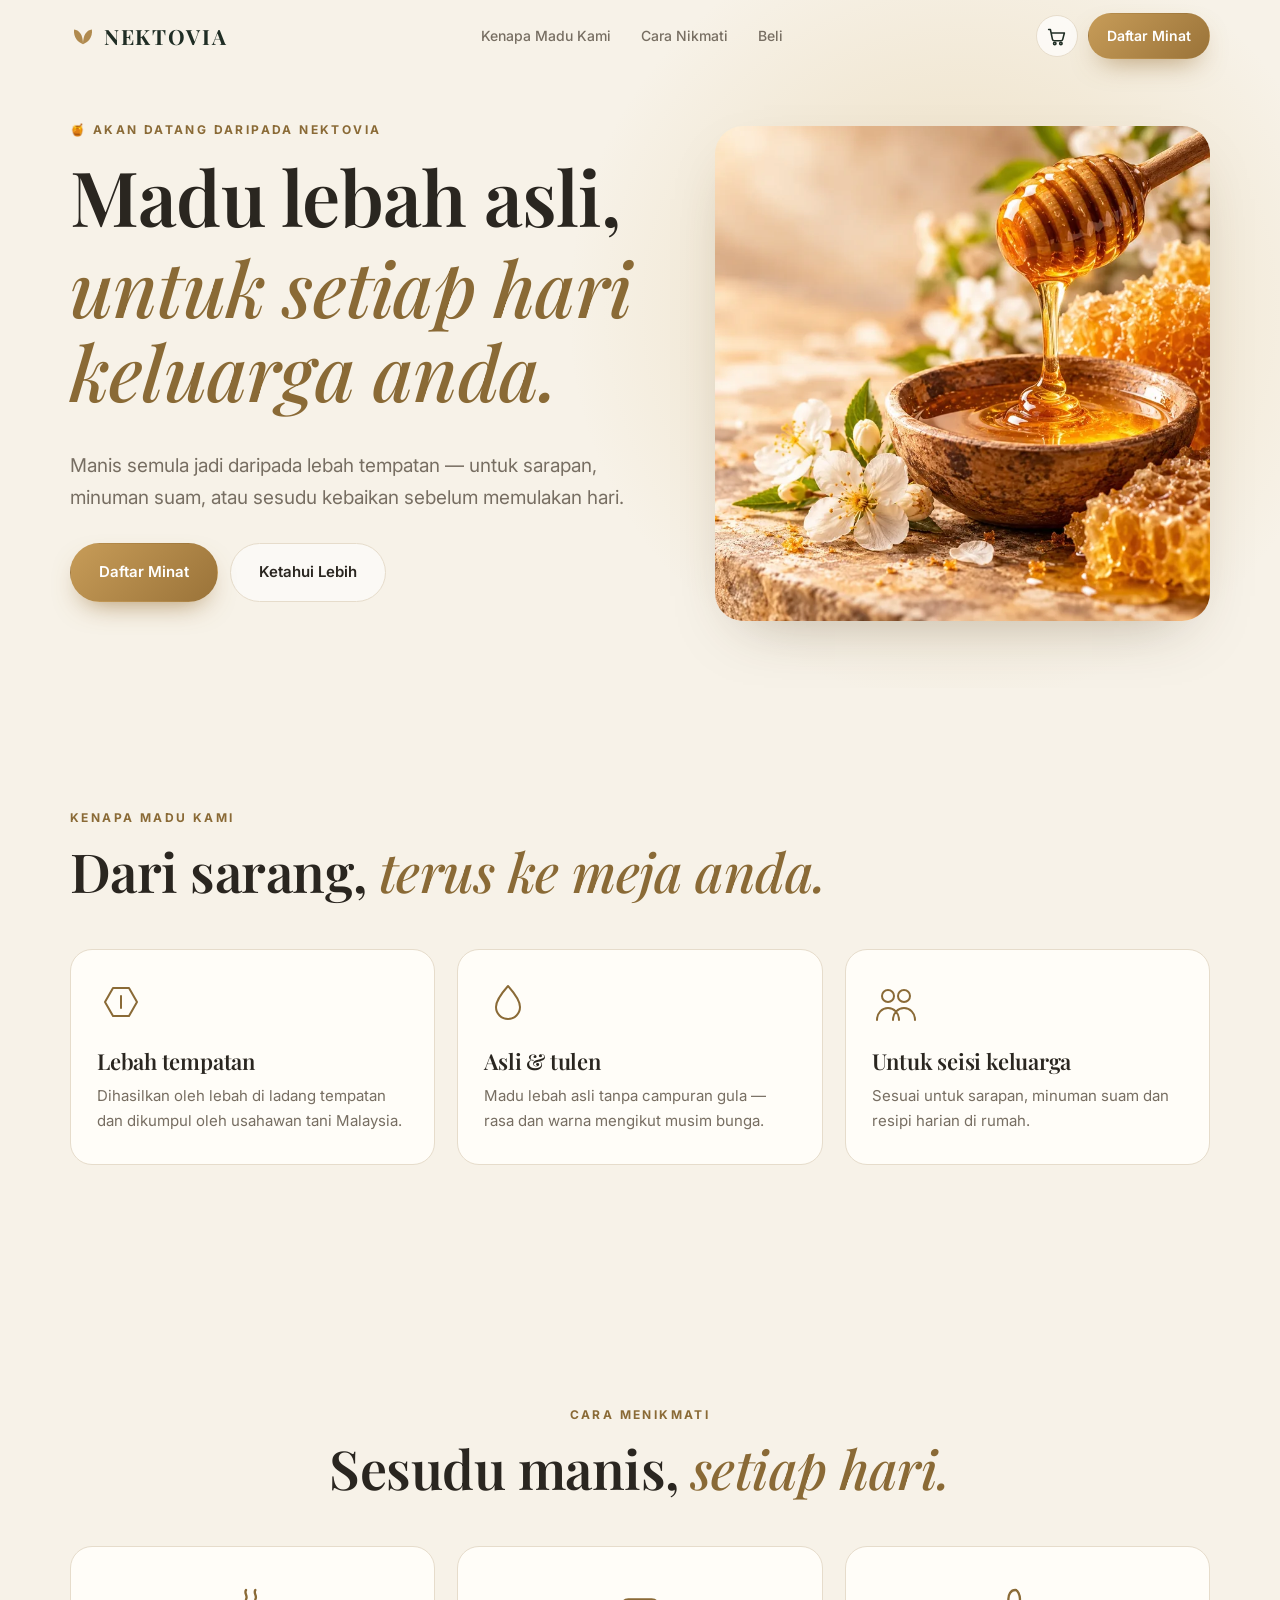
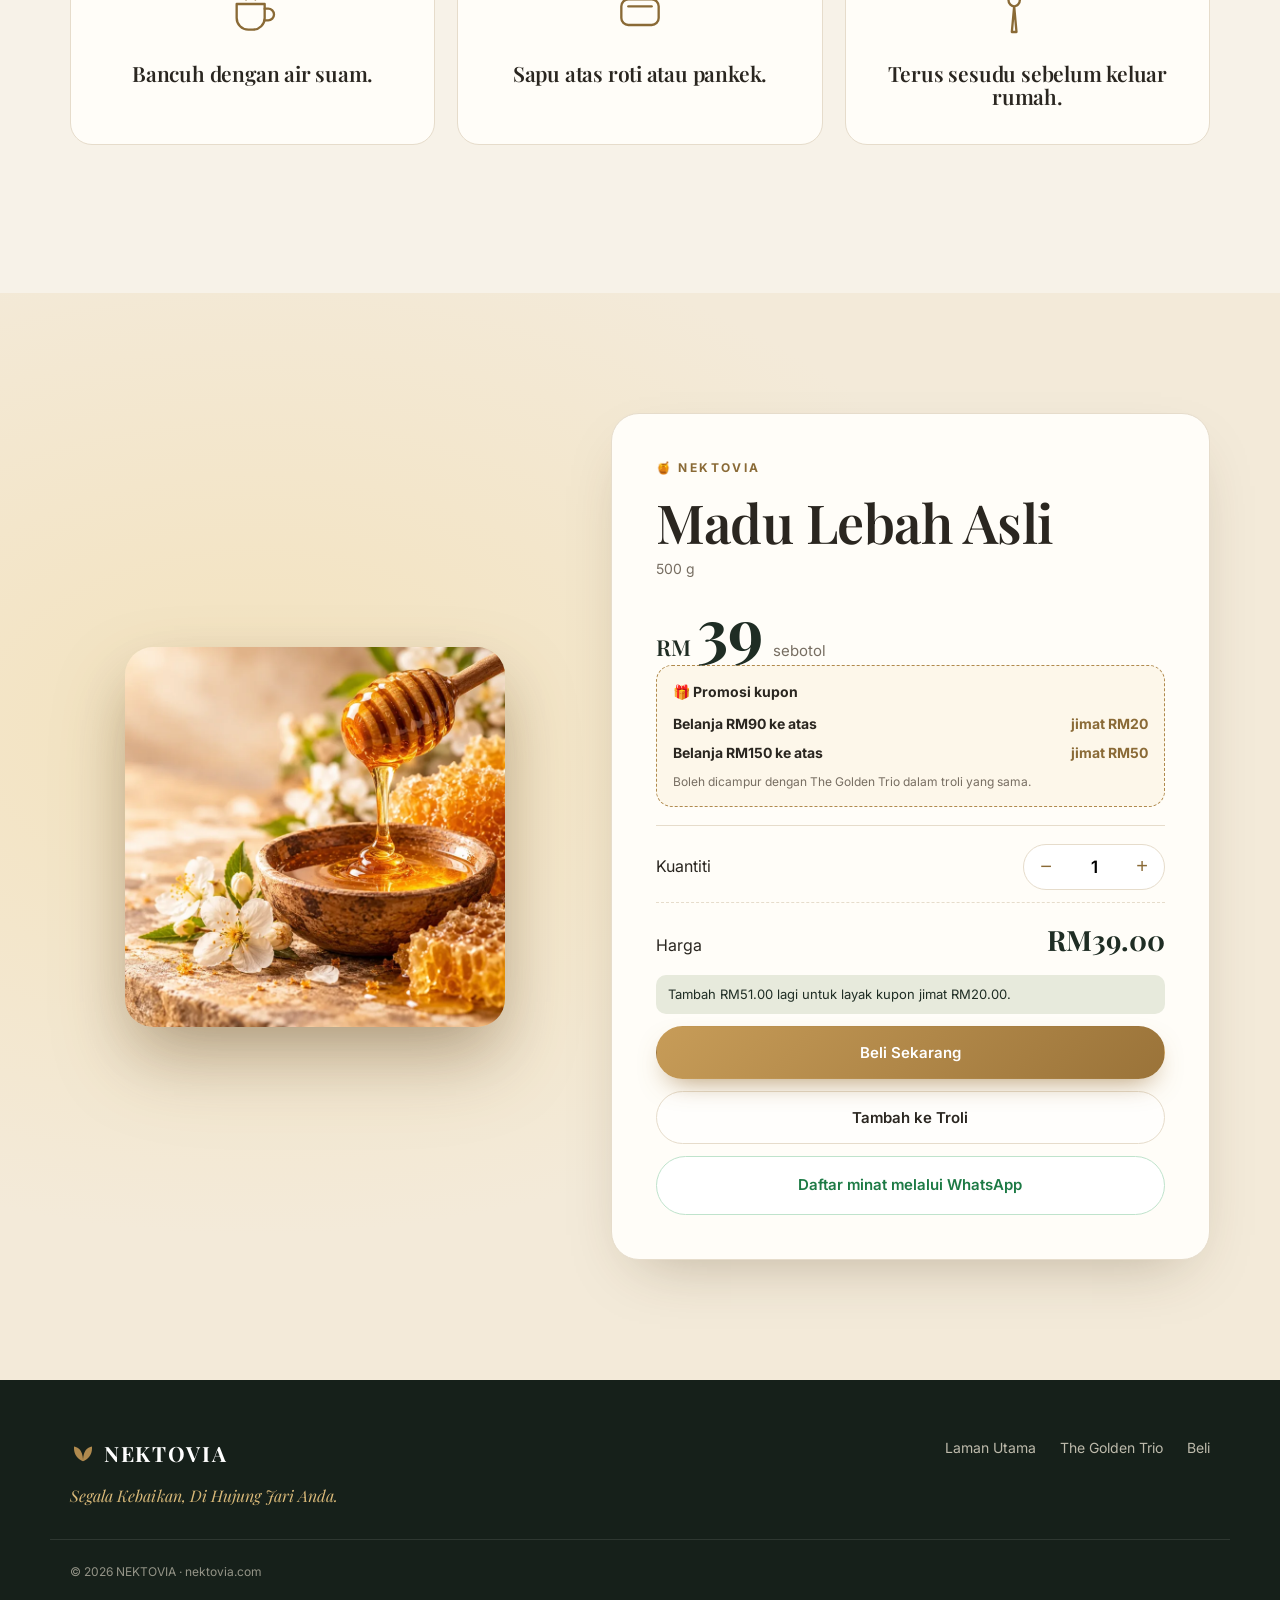
<file: madulebahasli/index.html>
<!doctype html>
<html lang="ms" class="no-js">
<head>
<meta charset="utf-8">
<meta name="viewport" content="width=device-width,initial-scale=1">
<!-- CADANGAN: teks, harga dan gambar di halaman ini adalah contoh. Gantikan sebelum produk dibuka. -->
<title>NEKTOVIA Madu Lebah Asli | Madu Tempatan untuk Keluarga</title>
<meta name="description" content="NEKTOVIA Madu Lebah Asli — madu tempatan untuk dinikmati seisi keluarga setiap hari. Akan dibuka tidak lama lagi.">
<meta name="robots" content="index, follow, max-image-preview:large">
<meta name="theme-color" content="#f7f2e8">
<link rel="canonical" href="https://nektovia.com/madulebahasli/">
<meta name="geo.region" content="MY">
<meta property="og:type" content="product">
<meta property="og:site_name" content="NEKTOVIA">
<meta property="og:url" content="https://nektovia.com/madulebahasli/">
<meta property="og:title" content="NEKTOVIA Madu Lebah Asli">
<meta property="og:description" content="Madu lebah asli tempatan untuk keluarga. Akan dibuka tidak lama lagi.">
<meta property="og:image" content="https://nektovia.com/assets/img/madu.webp">
<meta property="og:locale" content="ms_MY">
<meta name="twitter:card" content="summary_large_image">
<link rel="icon" href="/assets/favicon.svg" type="image/svg+xml">
<link rel="apple-touch-icon" href="/assets/img/apple-touch-icon.png">
<link rel="preconnect" href="https://fonts.googleapis.com">
<link rel="preconnect" href="https://fonts.gstatic.com" crossorigin>
<link href="https://fonts.googleapis.com/css2?family=Playfair+Display:ital,wght@0,500;0,600;0,700;1,500;1,600&family=Inter:wght@400;500;600;700&display=swap" rel="stylesheet">
<link rel="stylesheet" href="/assets/css/style.css">
</head>
<body>
<a class="skip" href="#utama">Langkau ke kandungan</a>

<header class="nav" id="nav">
  <div class="wrap nav-in">
    <a href="/" class="logo" aria-label="NEKTOVIA laman utama">
      <svg class="logo-leaf" viewBox="0 0 32 24" aria-hidden="true"><path d="M16 22C10 20 4 14 5 4c7 1 11 7 11 18Z"/><path d="M16 22c6-2 12-8 11-18-7 1-11 7-11 18Z"/></svg>
      NEKTOVIA
    </a>
    <nav class="nav-links" aria-label="Navigasi utama">
      <a href="#kenapa">Kenapa Madu Kami</a>
      <a href="#cara">Cara Nikmati</a>
      <a href="#beli">Beli</a>
    </nav>
    <div class="nav-actions">
      <a href="/checkout/" class="cart-btn" aria-label="Troli">
        <svg viewBox="0 0 24 24" aria-hidden="true"><path d="M3 4h2l2.4 11.2a2 2 0 0 0 2 1.6h7.7a2 2 0 0 0 2-1.5L21 8H6.2"/><circle cx="10" cy="20" r="1.4"/><circle cx="17" cy="20" r="1.4"/></svg>
        <span class="cart-count" data-cart-count hidden>0</span>
      </a>
      <a href="#beli" class="btn btn-gold btn-sm">Daftar Minat</a>
    </div>
  </div>
</header>

<main id="utama">

<section class="hero">
  <div class="hero-glow" aria-hidden="true"></div>
  <div class="wrap hero-grid">
    <div class="hero-copy">
      <p class="eyebrow reveal">🍯 Akan datang daripada NEKTOVIA</p>
      <h1 class="reveal">Madu lebah asli,<br><em>untuk setiap hari keluarga anda.</em></h1>
      <p class="lead reveal">Manis semula jadi daripada lebah tempatan — untuk sarapan, minuman suam, atau sesudu kebaikan sebelum memulakan hari.</p>
      <div class="hero-cta reveal">
        <a href="#beli" class="btn btn-gold">Daftar Minat</a>
        <a href="#kenapa" class="btn btn-ghost">Ketahui Lebih</a>
      </div>
    </div>
    <div class="hero-visual reveal">
      <img src="/assets/img/madu.webp" width="800" height="800" alt="Madu lebah asli dititiskan ke dalam mangkuk kayu" class="hero-photo">
    </div>
  </div>
</section>

<section class="section" id="kenapa">
  <div class="wrap">
    <div class="section-head reveal">
      <p class="eyebrow">Kenapa madu kami</p>
      <h2>Dari sarang, <em>terus ke meja anda.</em></h2>
    </div>
    <div class="values">
      <article class="value reveal">
        <svg viewBox="0 0 48 48" aria-hidden="true"><path d="M16 8h16l8 14-8 14H16L8 22Z"/><path d="M24 16v12"/></svg>
        <h3>Lebah tempatan</h3>
        <p>Dihasilkan oleh lebah di ladang tempatan dan dikumpul oleh usahawan tani Malaysia.</p>
      </article>
      <article class="value reveal">
        <svg viewBox="0 0 48 48" aria-hidden="true"><path d="M24 6c-8 9-12 15-12 21a12 12 0 0 0 24 0c0-6-4-12-12-21Z"/></svg>
        <h3>Asli &amp; tulen</h3>
        <p>Madu lebah asli tanpa campuran gula — rasa dan warna mengikut musim bunga.</p>
      </article>
      <article class="value reveal">
        <svg viewBox="0 0 48 48" aria-hidden="true"><circle cx="16" cy="16" r="6"/><circle cx="32" cy="16" r="6"/><path d="M5 40c0-7 5-12 11-12s11 5 11 12M21 40c0-7 5-12 11-12s11 5 11 12"/></svg>
        <h3>Untuk seisi keluarga</h3>
        <p>Sesuai untuk sarapan, minuman suam dan resipi harian di rumah.</p>
      </article>
    </div>
  </div>
</section>

<section class="section how" id="cara">
  <div class="wrap">
    <div class="section-head center reveal">
      <p class="eyebrow">Cara menikmati</p>
      <h2>Sesudu manis, <em>setiap hari.</em></h2>
    </div>
    <div class="places">
      <div class="place reveal"><svg viewBox="0 0 48 48" aria-hidden="true"><path d="M10 18h24v12a10 10 0 0 1-10 10h-4a10 10 0 0 1-10-10Z"/><path d="M34 22h3a5 5 0 0 1 0 10h-3M18 6c-2 3 2 5 0 8M26 6c-2 3 2 5 0 8"/></svg><h3>Bancuh dengan air suam.</h3></div>
      <div class="place reveal"><svg viewBox="0 0 48 48" aria-hidden="true"><rect x="8" y="14" width="32" height="22" rx="6"/><path d="M14 20h20"/></svg><h3>Sapu atas roti atau pankek.</h3></div>
      <div class="place reveal"><svg viewBox="0 0 48 48" aria-hidden="true"><path d="M14 6c-4 0-6 4-6 8s3 6 5 6l-2 22h4l-2-22c2 0 5-2 5-6s-2-8-4-8Z"/></svg><h3>Terus sesudu sebelum keluar rumah.</h3></div>
    </div>
  </div>
</section>

<section class="section buy" id="beli">
  <div class="wrap buy-grid">
    <div class="buy-visual reveal">
      <img src="/assets/img/madu.webp" width="800" height="800" alt="Madu lebah asli" loading="lazy" class="buy-photo">
    </div>
    <div class="buy-card reveal">
      <p class="eyebrow">🍯 NEKTOVIA</p>
      <h2>Madu Lebah Asli</h2>
      <p class="buy-sub">500 g</p>
      <div class="buy-price"><span class="cur">RM</span><span class="amt">39</span><span class="per">sebotol</span></div>

      <div class="promo">
        <p class="promo-title">🎁 Promosi kupon</p>
        <ul>
          <li><b>Belanja RM90 ke atas</b><span>jimat RM20</span></li>
          <li><b>Belanja RM150 ke atas</b><span>jimat RM50</span></li>
        </ul>
        <p class="promo-note">Boleh dicampur dengan The Golden Trio dalam troli yang sama.</p>
      </div>

      <div class="add" data-product="madulebahasli" data-price="3900">
        <div class="qty-row">
          <label for="qty">Kuantiti</label>
          <div class="qty">
            <button type="button" data-step="-1" aria-label="Kurangkan kuantiti">−</button>
            <input id="qty" type="number" min="1" max="20" value="1" inputmode="numeric">
            <button type="button" data-step="1" aria-label="Tambah kuantiti">+</button>
          </div>
        </div>
        <div class="total"><span>Harga</span><strong data-line-total>RM39.00</strong></div>
        <p class="tier-hint" data-tier-hint></p>
        <button type="button" class="btn btn-gold btn-block" data-buy-now>Beli Sekarang</button>
        <button type="button" class="btn btn-ghost btn-block" data-add-cart>Tambah ke Troli</button>
        <a class="btn btn-wa btn-block" href="https://wa.me/601152804888?text=Hai%20NEKTOVIA%2C%20saya%20berminat%20dengan%20Madu%20Lebah%20Asli." target="_blank" rel="noopener">Daftar minat melalui WhatsApp</a>
      </div>
    </div>
  </div>
</section>

</main>

<footer class="foot">
  <div class="wrap foot-in">
    <div>
      <a href="/" class="logo logo--light">
        <svg class="logo-leaf" viewBox="0 0 32 24" aria-hidden="true"><path d="M16 22C10 20 4 14 5 4c7 1 11 7 11 18Z"/><path d="M16 22c6-2 12-8 11-18-7 1-11 7-11 18Z"/></svg>
        NEKTOVIA
      </a>
      <p><em>Segala Kebaikan, Di Hujung Jari Anda.</em></p>
    </div>
    <nav aria-label="Pautan kaki">
      <a href="/">Laman Utama</a>
      <a href="/goldentrio/">The Golden Trio</a>
      <a href="#beli">Beli</a>
    </nav>
  </div>
  <div class="wrap foot-small">
    <p>© <span id="yr">2026</span> NEKTOVIA · nektovia.com</p>
  </div>
</footer>

<script src="/assets/js/cart.js" defer></script>
<script src="/assets/js/main.js" defer></script>
</body>
</html>
</file>
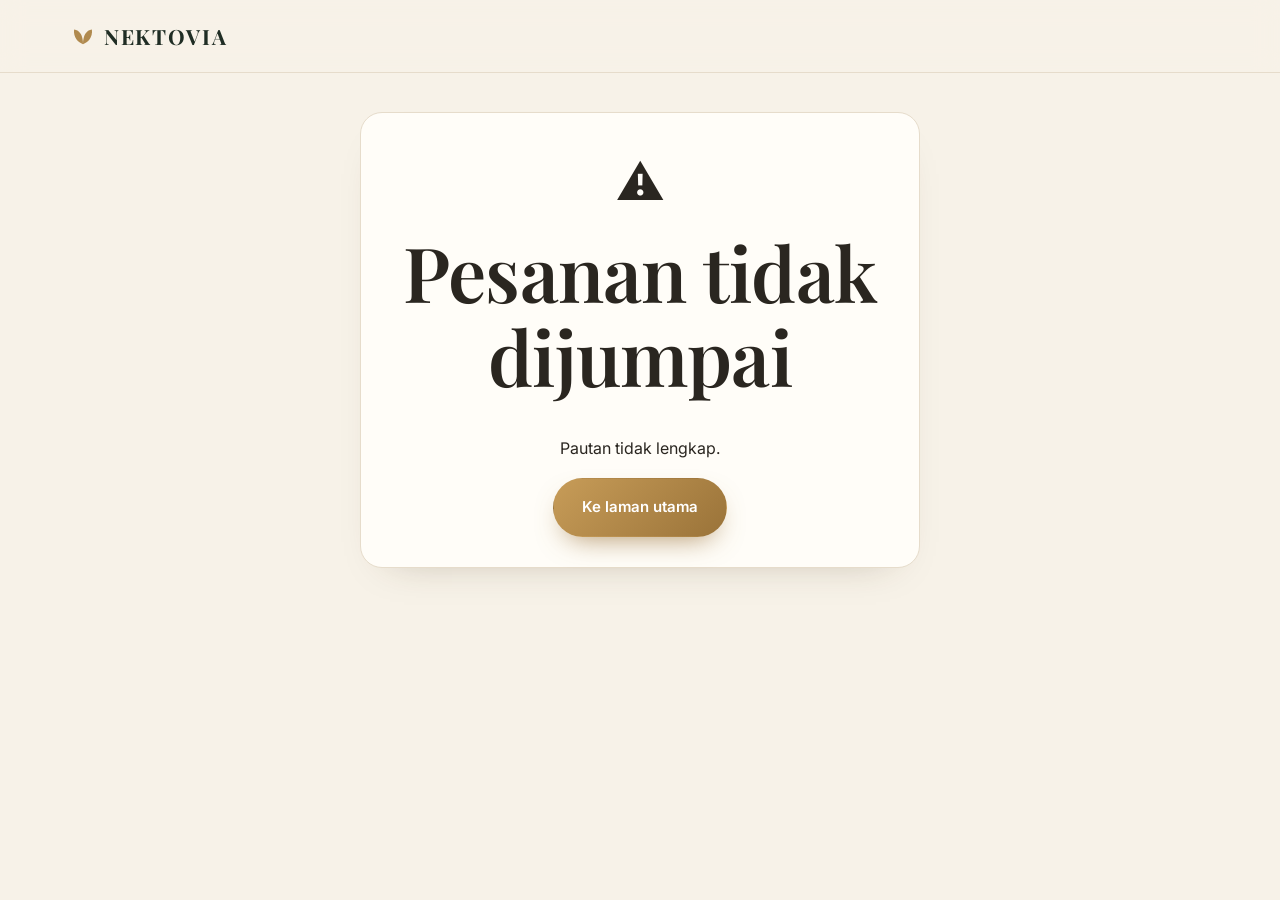
<file: checkout/selesai/index.html>
<!doctype html>
<html lang="ms">
<head>
<meta charset="utf-8">
<meta name="viewport" content="width=device-width,initial-scale=1">
<title>Status pesanan — NEKTOVIA</title>
<meta name="robots" content="noindex, nofollow">
<link rel="icon" href="/assets/favicon.svg" type="image/svg+xml">
<link rel="preconnect" href="https://fonts.googleapis.com">
<link rel="preconnect" href="https://fonts.gstatic.com" crossorigin>
<link href="https://fonts.googleapis.com/css2?family=Playfair+Display:ital,wght@0,500;0,600;0,700;1,500&family=Inter:wght@400;500;600;700&display=swap" rel="stylesheet">
<link rel="stylesheet" href="/assets/css/style.css">
</head>
<body class="page-checkout">
<header class="nav scrolled">
  <div class="wrap nav-in">
    <a href="/" class="logo"><svg class="logo-leaf" viewBox="0 0 32 24" aria-hidden="true"><path d="M16 22C10 20 4 14 5 4c7 1 11 7 11 18Z"/><path d="M16 22c6-2 12-8 11-18-7 1-11 7-11 18Z"/></svg>NEKTOVIA</a>
  </div>
</header>
<main class="wrap done" id="utama">
  <div class="co-card done-card" id="box">
    <div class="done-icon" id="icon">⏳</div>
    <h1 id="title">Menyemak pembayaran…</h1>
    <p id="msg" class="muted">Sila tunggu sebentar.</p>
    <div id="detail"></div>
    <div class="done-actions" id="actions"></div>
  </div>
</main>
<script src="/assets/js/cart.js"></script>
<script>
(function () {
  var q = new URLSearchParams(location.search);
  var ref = q.get('ref'), t = q.get('t'), tries = 0;
  var $ = function (id) { return document.getElementById(id); };
  var rm = window.NKTCart.rm;
  function esc(s) { return String(s).replace(/[&<>"']/g, function (c) { return '&#' + c.charCodeAt(0) + ';'; }); }
  function show(icon, title, msg, actions) {
    $('icon').textContent = icon; $('title').textContent = title; $('msg').innerHTML = msg; $('actions').innerHTML = actions || '';
  }
  function detail(o) {
    var rows = o.items.map(function (i) { return '<tr><td>' + esc(i.name) + ' × ' + i.qty + '</td><td>' + rm(i.line) + '</td></tr>'; }).join('');
    if (o.discount) rows += '<tr><td>Diskaun (' + esc(o.coupon) + ')</td><td>−' + rm(o.discount) + '</td></tr>';
    rows += '<tr><td>Penghantaran</td><td>' + rm(o.shipping) + '</td></tr><tr class="grand"><td>Jumlah</td><td>' + rm(o.total) + '</td></tr>';
    $('detail').innerHTML = '<p class="done-ref">No. pesanan: <b>' + esc(o.ref) + '</b></p><table class="done-tbl">' + rows + '</table>';
  }
  function check() {
    if (!ref || !t) { show('⚠️', 'Pesanan tidak dijumpai', 'Pautan tidak lengkap.', '<a class="btn btn-gold" href="/">Ke laman utama</a>'); return; }
    fetch('/api/status.php?ref=' + encodeURIComponent(ref) + '&t=' + encodeURIComponent(t))
      .then(function (r) { return r.json(); })
      .then(function (o) {
        if (!o.ok) { show('⚠️', 'Pesanan tidak dijumpai', esc(o.error || ''), '<a class="btn btn-gold" href="/">Ke laman utama</a>'); return; }
        detail(o);
        var wa = 'https://wa.me/' + o.whatsapp + '?text=' + encodeURIComponent('Hai NEKTOVIA, saya ingin bertanya tentang pesanan ' + o.ref);
        if (o.status === 'paid' || o.status === 'shipped') {
          window.NKTCart.clear();
          show('✅', 'Terima kasih, ' + o.name.split(' ')[0] + '!', 'Pembayaran anda berjaya. Resit telah dihantar ke emel anda dan pesanan akan diproses secepat mungkin.',
            '<a class="btn btn-gold" href="/">Kembali ke laman utama</a><a class="btn btn-ghost" href="' + wa + '" target="_blank" rel="noopener">Hubungi kami</a>');
        } else if (o.status === 'pending' && tries++ < 20) {
          show('⏳', 'Menyemak pembayaran…', 'Kami sedang menunggu pengesahan daripada CHIP. Jangan tutup halaman ini.');
          setTimeout(check, 3000);
        } else if (o.status === 'pending') {
          show('⏳', 'Pembayaran belum disahkan', 'Jika anda sudah membayar, pengesahan mungkin mengambil sedikit masa. Muat semula halaman ini sebentar lagi, atau hubungi kami.',
            '<a class="btn btn-gold" href="">Semak semula</a><a class="btn btn-ghost" href="' + wa + '" target="_blank" rel="noopener">Hubungi kami</a>');
        } else {
          show('❌', 'Pembayaran tidak berjaya', 'Pembayaran dibatalkan atau gagal. Troli anda masih disimpan — anda boleh cuba lagi.',
            '<a class="btn btn-gold" href="/checkout/">Cuba bayar semula</a><a class="btn btn-ghost" href="' + wa + '" target="_blank" rel="noopener">Hubungi kami</a>');
        }
      })
      .catch(function () { show('⚠️', 'Tidak dapat menyemak status', 'Semak sambungan internet dan muat semula halaman.', '<a class="btn btn-gold" href="">Muat semula</a>'); });
  }
  check();
})();
</script>
</body>
</html>
</file>
<file: assets/css/style.css>
:root{
  --cream:#f7f2e8;--paper:#fffdf8;--ink:#2a2620;--muted:#776e62;--line:#e6dccb;
  --gold:#b08a4e;--gold-2:#8a6a36;--gold-3:#d8b878;--amber:#c47a1c;
  --forest:#1f2d24;--sage:#e7eadc;--rose:#f3e3e1;
  --serif:'Playfair Display',Georgia,'Times New Roman',serif;
  --sans:'Inter',-apple-system,BlinkMacSystemFont,'Segoe UI',Arial,sans-serif;
  --r:22px;--shadow:0 24px 60px -28px rgba(70,50,20,.35);
}
*{box-sizing:border-box}
html{scroll-behavior:smooth;scroll-padding-top:80px}
body{margin:0;background:var(--cream);color:var(--ink);font-family:var(--sans);font-size:16px;line-height:1.65;-webkit-font-smoothing:antialiased;overflow-x:hidden}
img{display:block;max-width:100%;height:auto}
a{color:inherit}
h1,h2,h3{font-family:var(--serif);font-weight:600;line-height:1.1;margin:0 0 .5em;letter-spacing:-.01em}
h1{font-size:clamp(40px,6vw,76px)}
h2{font-size:clamp(30px,4.2vw,54px)}
h3{font-size:22px}
h1 em,h2 em{font-style:italic;font-weight:500;color:var(--gold-2)}
p{margin:0 0 1em}
.wrap{width:100%;max-width:1180px;margin:0 auto;padding:0 20px}
.skip{position:absolute;left:-999px;top:8px;background:var(--forest);color:#fff;padding:8px 14px;border-radius:8px;z-index:100}
.skip:focus{left:8px}
:focus-visible{outline:3px solid var(--gold-3);outline-offset:3px}
.eyebrow{font-size:12px;letter-spacing:.2em;text-transform:uppercase;font-weight:700;color:var(--gold-2);margin-bottom:14px}
.lead{font-size:clamp(16px,1.6vw,19px);color:var(--muted);max-width:560px}

/* buttons */
.btn{display:inline-flex;align-items:center;justify-content:center;gap:10px;padding:16px 28px;border-radius:999px;font-weight:600;font-size:15px;text-decoration:none;border:1.5px solid transparent;cursor:pointer;transition:transform .25s,box-shadow .25s,background .25s;font-family:var(--sans)}
.btn-gold{background:linear-gradient(135deg,#c79c58,#9a7339);color:#fff;box-shadow:0 12px 28px -12px rgba(154,115,57,.8);position:relative;overflow:hidden}
.btn-gold::after{content:"";position:absolute;inset:0;background:linear-gradient(110deg,transparent 30%,rgba(255,255,255,.45) 50%,transparent 70%);transform:translateX(-120%);transition:transform .7s}
.btn-gold:hover{transform:translateY(-2px);box-shadow:0 18px 34px -14px rgba(154,115,57,.9)}
.btn-gold:hover::after{transform:translateX(120%)}
.btn-ghost{border-color:var(--line);background:rgba(255,255,255,.6);color:var(--ink)}
.btn-ghost:hover{border-color:var(--gold)}
.btn-sm{padding:10px 18px;font-size:14px}
.btn-block{width:100%}
.wa{width:20px;height:20px;fill:currentColor}

/* nav */
.nav{position:fixed;inset:0 0 auto;z-index:50;transition:background .3s,box-shadow .3s}
.nav.scrolled{background:rgba(247,242,232,.88);backdrop-filter:blur(12px);-webkit-backdrop-filter:blur(12px);box-shadow:0 1px 0 var(--line)}
.nav-in{display:flex;align-items:center;justify-content:space-between;height:72px;gap:20px}
.logo{display:inline-flex;align-items:center;gap:8px;font-family:var(--serif);font-weight:700;font-size:21px;letter-spacing:.08em;text-decoration:none;color:var(--forest)}
.logo-leaf{width:26px;height:20px;fill:var(--gold)}
.logo--light{color:#fff}
.nav-links{display:flex;gap:30px}
.nav-links a{text-decoration:none;font-size:14px;font-weight:500;color:var(--muted);transition:color .2s}
.nav-links a:hover{color:var(--ink)}

/* hero */
.hero{position:relative;padding:120px 0 60px;overflow:hidden}
.hero-glow{position:absolute;inset:-20% -10% auto auto;width:70vw;height:70vw;max-width:900px;max-height:900px;background:radial-gradient(circle,rgba(216,184,120,.38),transparent 62%);pointer-events:none}
.hero-grid{display:grid;grid-template-columns:1.1fr .9fr;gap:40px;align-items:center;position:relative}
.hero h1 em{display:block;margin-top:.1em}
.hero-cta{display:flex;flex-wrap:wrap;gap:12px;margin:30px 0 26px}
.hero-pills{display:flex;flex-wrap:wrap;gap:10px;list-style:none;padding:0;margin:0}
.hero-pills li{font-size:13px;font-weight:600;color:var(--gold-2);padding:7px 14px;border:1px solid var(--line);border-radius:999px;background:rgba(255,255,255,.55)}
.hero-pills li::before{content:"✓ ";color:var(--gold)}
.hero-visual{position:relative;display:flex;justify-content:center}
.halo{position:absolute;left:50%;top:52%;width:78%;aspect-ratio:1;transform:translate(-50%,-50%);border-radius:50%;background:radial-gradient(circle at 50% 45%,#fff6e2 0,#f1ddb1 45%,rgba(241,221,177,0) 70%)}
.hero-bottle{position:relative;width:min(400px,80%);filter:drop-shadow(0 40px 40px rgba(90,55,15,.28));animation:float 6s ease-in-out infinite}
@keyframes float{50%{transform:translateY(-14px) rotate(-1deg)}}
.price-tag{position:absolute;right:6%;top:18%;width:104px;height:104px;border-radius:50%;background:var(--forest);color:#fff;display:flex;flex-direction:column;align-items:center;justify-content:center;font-family:var(--serif);font-size:38px;font-weight:700;line-height:1;box-shadow:var(--shadow);transform:rotate(8deg)}
.price-tag span{font-size:13px;font-family:var(--sans);font-weight:600;color:var(--gold-3);margin-bottom:2px}
.price-tag small{font-size:11px;font-family:var(--sans);font-weight:500;opacity:.75;margin-top:4px}

/* marquee */
.marquee{background:var(--forest);color:#f4e7c8;overflow:hidden;padding:16px 0}
.marquee-track{display:flex;gap:28px;width:max-content;animation:marq 32s linear infinite;font-family:var(--serif);font-style:italic;font-size:20px;white-space:nowrap}
.marquee i{font-style:normal;color:var(--gold)}
@keyframes marq{to{transform:translateX(-50%)}}

/* sections */
.section{padding:clamp(70px,10vw,120px) 0}
.section-head{max-width:760px;margin-bottom:48px}
.section-head.center{text-align:center;margin-inline:auto}

/* story */
.day{display:grid;grid-template-columns:repeat(3,1fr);gap:22px}
.day-card{background:var(--paper);border:1px solid var(--line);border-radius:var(--r);padding:14px 14px 22px;box-shadow:var(--shadow)}
.day-img{border-radius:14px;overflow:hidden;aspect-ratio:4/3;margin-bottom:18px}
.day-img img{width:100%;height:100%;object-fit:cover;transition:transform 1.2s}
.day-card:hover .day-img img{transform:scale(1.06)}
.day-time{display:inline-block;font-size:12px;font-weight:700;letter-spacing:.1em;text-transform:uppercase;color:var(--gold-2);margin:0 8px 6px}
.day-card p{font-family:var(--serif);font-size:21px;line-height:1.35;margin:0 8px}
.day-office{aspect-ratio:4/3;border-radius:14px;margin-bottom:18px;background:linear-gradient(160deg,#2a3a30,#1b261f);padding:18px;display:flex;flex-direction:column;justify-content:center;gap:9px;overflow:hidden}
.notif{background:rgba(255,255,255,.95);border-radius:12px;padding:10px 14px;font-size:13px;color:var(--muted);box-shadow:0 8px 20px -10px rgba(0,0,0,.6);transform:translateX(30px);opacity:0;transition:transform .6s,opacity .6s}
.notif b{color:var(--ink);margin-right:4px}
.day-card.in .notif{transform:none;opacity:1}
.day-card.in .notif:nth-child(2){transition-delay:.2s}
.day-card.in .notif:nth-child(3){transition-delay:.4s}
.day-card.in .notif:nth-child(4){transition-delay:.6s}

/* intro */
.intro{background:linear-gradient(180deg,var(--cream),#f1e7d4)}
.intro-grid{display:grid;grid-template-columns:1.25fr .75fr;gap:56px;align-items:center}
.intro-visual img{border-radius:var(--r);box-shadow:var(--shadow)}
.intro h2{font-size:clamp(36px,5vw,64px)}
.trio-list{list-style:none;padding:0;margin:28px 0 0;border-top:1px solid var(--line)}
.trio-list li{display:flex;align-items:baseline;gap:18px;padding:14px 0;border-bottom:1px solid var(--line);font-family:var(--serif);font-size:26px}
.trio-list span{font-family:var(--sans);font-size:12px;font-weight:700;color:var(--gold)}

/* how */
.places{display:grid;grid-template-columns:repeat(3,1fr);gap:22px;margin-bottom:28px}
.place{text-align:center;padding:36px 24px;border-radius:var(--r);background:var(--paper);border:1px solid var(--line)}
.place svg,.pump-feats svg,.benefits svg{fill:none;stroke:var(--gold-2);stroke-width:2;stroke-linecap:round;stroke-linejoin:round}
.place svg{width:56px;height:56px;margin:0 auto 16px}
.place h3{font-size:21px;margin:0}
.pump{display:grid;grid-template-columns:1fr 1.2fr;gap:30px;align-items:center;background:var(--forest);color:#f6eedc;border-radius:30px;padding:clamp(32px,5vw,64px);position:relative;overflow:hidden}
.pump::before{content:"";position:absolute;right:-120px;top:-120px;width:380px;height:380px;border-radius:50%;background:radial-gradient(circle,rgba(216,184,120,.28),transparent 65%)}
.pump .eyebrow{color:var(--gold-3)}
.pump h2{color:#fff;margin:0}
.pump h2 em{color:var(--gold-3)}
.count{display:flex;align-items:baseline;gap:10px;font-family:var(--serif);line-height:1;margin-bottom:14px}
.count span{font-size:clamp(90px,12vw,140px);font-weight:700;background:linear-gradient(180deg,#f5d99c,#b4873f);-webkit-background-clip:text;background-clip:text;color:transparent;min-width:.7em}
.count small{font-size:22px;font-style:italic;color:var(--gold-3)}
.pump-feats{list-style:none;padding:0;margin:0;display:grid;grid-template-columns:1fr 1fr;gap:14px;position:relative}
.pump-feats li{display:flex;flex-direction:column;align-items:center;text-align:center;gap:10px;padding:22px 12px;border:1px solid rgba(216,184,120,.3);border-radius:18px;font-weight:600;font-size:15px}
.pump-feats svg{width:50px;height:50px;padding:10px;border:1.5px solid var(--gold);border-radius:50%;stroke:var(--gold-3);box-sizing:content-box}

/* ingredients */
.ingr{display:grid;grid-template-columns:repeat(3,1fr);gap:22px}
.ingr-card{position:relative;background:var(--paper);border-radius:var(--r);overflow:hidden;border:1px solid var(--line);padding-bottom:10px}
.ingr-img{aspect-ratio:1;overflow:hidden}
.ingr-img img{width:100%;height:100%;object-fit:cover;transition:transform 1.4s}
.ingr-card:hover .ingr-img img{transform:scale(1.07)}
.ingr-no{position:absolute;top:16px;left:16px;background:rgba(255,253,248,.92);color:var(--gold-2);font-weight:700;font-size:12px;padding:6px 10px;border-radius:999px}
.ingr-card h3{font-size:26px;margin:22px 24px 8px}
.ingr-card p{color:var(--muted);font-size:15px;margin:0 24px 16px}
.benefits{margin-top:40px;padding:34px;border-radius:var(--r);background:var(--paper);border:1px solid var(--line)}
.benefits-title{text-align:center;font-size:24px;margin-bottom:24px}
.benefits ul{list-style:none;margin:0;padding:0;display:grid;grid-template-columns:repeat(5,1fr);gap:16px}
.benefits li{display:flex;flex-direction:column;align-items:center;text-align:center;gap:10px;font-size:14px;font-weight:600}
.benefits svg{width:44px;height:44px}

/* buy */
.buy{background:radial-gradient(ellipse at 20% 40%,#f3e2bd 0,transparent 55%),#f3ead9}
.buy-grid{display:grid;grid-template-columns:.9fr 1.1fr;gap:50px;align-items:center}
.buy-visual{position:relative;display:flex;justify-content:center}
.buy-visual img{position:relative;width:min(380px,80%);filter:drop-shadow(0 34px 34px rgba(90,55,15,.25))}
.buy-card{background:var(--paper);border-radius:28px;padding:clamp(26px,4vw,44px);box-shadow:var(--shadow);border:1px solid var(--line)}
.buy-card h2{margin-bottom:6px}
.buy-sub{color:var(--muted);font-size:14px;margin-bottom:18px}
.buy-price{display:flex;align-items:baseline;gap:6px;font-family:var(--serif);color:var(--forest)}
.buy-price .cur{font-size:22px;font-weight:600}
.buy-price .amt{font-size:64px;font-weight:700;line-height:1}
.buy-price .per{font-family:var(--sans);font-size:15px;color:var(--muted);margin-left:4px}
.tagline{font-family:var(--serif);color:var(--gold-2);font-size:18px;margin:10px 0 24px}
.order{display:grid;gap:16px;border-top:1px solid var(--line);padding-top:22px}
.order label{font-size:13px;font-weight:600;display:block;margin-bottom:6px}
.qty-row{display:flex;align-items:center;justify-content:space-between}
.qty-row label{margin:0}
.qty{display:flex;align-items:center;border:1.5px solid var(--line);border-radius:999px;overflow:hidden;background:#fff}
.qty button{width:44px;height:44px;border:0;background:none;font-size:20px;cursor:pointer;color:var(--gold-2)}
.qty button:hover{background:var(--cream)}
.qty input{width:52px;text-align:center;border:0;font:600 17px var(--sans);-moz-appearance:textfield;appearance:textfield;background:none}
.qty input::-webkit-inner-spin-button,.qty input::-webkit-outer-spin-button{-webkit-appearance:none;margin:0}
.field input,.field textarea{width:100%;border:1.5px solid var(--line);border-radius:14px;padding:13px 15px;font:15px var(--sans);background:#fff;color:var(--ink);resize:vertical}
.field input:focus,.field textarea:focus{border-color:var(--gold);outline:none;box-shadow:0 0 0 4px rgba(176,138,78,.15)}
.field .bad{border-color:#c0533a}
.total{display:flex;justify-content:space-between;align-items:baseline;padding:14px 0 0;border-top:1px dashed var(--line)}
.total strong{font-family:var(--serif);font-size:28px;color:var(--forest)}
.note{font-size:12.5px;color:var(--muted);margin:-8px 0 0}
.err{color:#b2462e;font-size:14px;margin:0;min-height:1em}

/* collection */
.coll{display:grid;grid-template-columns:1fr 1fr;gap:22px}
.coll-card{display:grid;grid-template-columns:150px 1fr;gap:20px;align-items:center;border-radius:var(--r);padding:26px;border:1px solid var(--line)}
.coll-card--sage{background:var(--sage)}
.coll-card--rose{background:var(--rose)}
.coll-card img{width:100%;filter:drop-shadow(0 18px 18px rgba(0,0,0,.18))}
.coll-card h3{font-size:30px;margin:10px 0 8px}
.coll-card p{color:var(--muted);font-size:15px;margin:0}
.badge{display:inline-block;font-size:11px;font-weight:700;letter-spacing:.08em;text-transform:uppercase;padding:6px 11px;border-radius:999px;background:rgba(255,255,255,.75);color:var(--gold-2)}

/* faq */
.faq-wrap{display:grid;grid-template-columns:.8fr 1.2fr;gap:50px}
.faq details{border-bottom:1px solid var(--line);padding:4px 0}
.faq summary{list-style:none;cursor:pointer;padding:18px 40px 18px 0;font-family:var(--serif);font-size:20px;position:relative}
.faq summary::-webkit-details-marker{display:none}
.faq summary::after{content:"+";position:absolute;right:6px;top:50%;transform:translateY(-50%);font-family:var(--sans);font-size:24px;color:var(--gold);transition:transform .3s}
.faq details[open] summary::after{transform:translateY(-50%) rotate(45deg)}
.faq details p{color:var(--muted);padding-right:30px}
.faq a{color:var(--gold-2)}

/* final */
.final{padding:clamp(80px,11vw,130px) 0;background:linear-gradient(rgba(31,45,36,.82),rgba(31,45,36,.9)),url(../img/madu.webp) center/cover;color:#f6eedc;text-align:center}
.final-in{display:flex;flex-direction:column;align-items:center}
.final .eyebrow{color:var(--gold-3)}
.final h2{color:#fff;font-size:clamp(38px,5.5vw,70px)}
.final h2 em{color:var(--gold-3)}
.final .lead{color:rgba(246,238,220,.8);margin-bottom:28px}

/* footer */
.foot{background:#16201a;color:rgba(246,238,220,.75);padding:56px 0 30px}
.foot-in{display:flex;justify-content:space-between;align-items:flex-start;gap:30px;flex-wrap:wrap;padding-bottom:30px;border-bottom:1px solid rgba(255,255,255,.1)}
.foot-in p{font-family:var(--serif);margin:12px 0 0;color:var(--gold-3)}
.foot nav{display:flex;gap:24px;flex-wrap:wrap}
.foot nav a{text-decoration:none;font-size:14px}
.foot nav a:hover{color:#fff}
.foot-small{padding-top:22px;font-size:12px;opacity:.75}
.foot-small p{margin:0 0 6px}

/* sticky mobile */
.sticky-buy{display:none}

/* reveal */
.reveal{opacity:0;transform:translateY(26px);transition:opacity .9s cubic-bezier(.2,.7,.2,1),transform .9s cubic-bezier(.2,.7,.2,1)}
.reveal.in{opacity:1;transform:none}
.no-js .reveal{opacity:1;transform:none}

@media (max-width:960px){
  .nav-links{display:none}
  .hero{padding-top:100px}
  .hero-grid,.intro-grid,.buy-grid,.faq-wrap,.pump{grid-template-columns:1fr}
  .hero-visual{order:-1;max-width:340px;margin:0 auto}
  .hero-copy{text-align:center}
  .hero-copy .lead{margin-inline:auto}
  .hero-cta,.hero-pills{justify-content:center}
  .price-tag{width:84px;height:84px;font-size:30px;right:0}
  .day,.ingr,.places{grid-template-columns:1fr}
  .day{max-width:520px;margin:0 auto}
  .benefits ul{grid-template-columns:repeat(2,1fr)}
  .benefits li:last-child{grid-column:1/-1}
  .coll{grid-template-columns:1fr}
  .buy-visual{max-width:280px;margin:0 auto}
  .pump-copy{text-align:center}
  .count{justify-content:center}
  .faq-wrap{gap:0}
  .sticky-buy{display:flex;position:fixed;left:12px;right:12px;bottom:12px;z-index:60;align-items:center;justify-content:space-between;gap:12px;padding:10px 10px 10px 18px;border-radius:999px;background:rgba(31,45,36,.95);backdrop-filter:blur(10px);color:#fff;box-shadow:0 14px 30px -10px rgba(0,0,0,.45);transform:translateY(140%);transition:transform .4s}
  .sticky-buy.show{transform:none}
  .sticky-buy div{display:flex;flex-direction:column;line-height:1.2}
  .sticky-buy strong{font-family:var(--serif);font-size:16px}
  .sticky-buy span{font-size:12px;color:var(--gold-3)}
  .foot{padding-bottom:100px}
}
@media (max-width:520px){
  .wrap{padding:0 16px}
  .coll-card{grid-template-columns:96px 1fr;padding:20px;gap:16px}
  .coll-card h3{font-size:24px}
  .pump-feats li{font-size:14px;padding:18px 8px}
  .nav .btn-sm{padding:9px 14px;font-size:13px}
}
@media (prefers-reduced-motion:reduce){
  *,*::before,*::after{animation:none!important;transition:none!important}
  .reveal{opacity:1;transform:none}
  html{scroll-behavior:auto}
}

/* voice note */
.voice{position:fixed;left:16px;bottom:16px;z-index:70;display:flex;align-items:center;gap:12px;padding:8px 18px 8px 8px;border:1px solid rgba(216,184,120,.45);border-radius:999px;background:rgba(31,45,36,.96);backdrop-filter:blur(10px);-webkit-backdrop-filter:blur(10px);color:#fff;font-family:var(--sans);text-align:left;cursor:pointer;box-shadow:0 16px 34px -12px rgba(0,0,0,.5);transition:transform .25s}
.voice:hover{transform:translateY(-2px)}
.voice-ring{position:relative;width:44px;height:44px;flex:none;display:grid;place-items:center;border-radius:50%;background:linear-gradient(135deg,#c79c58,#9a7339)}
.voice-ring>svg:first-child{position:absolute;inset:0;transform:rotate(-90deg);fill:none;stroke-width:2.5}
.voice-ring circle{stroke:rgba(255,255,255,.18)}
.voice-ring .voice-prog{stroke:#fff3d6;stroke-dasharray:125.66;stroke-dashoffset:125.66;stroke-linecap:round;transition:stroke-dashoffset .25s linear}
.voice-ic{width:18px;height:18px;fill:#fff;position:relative}
.voice-pause{display:none}
.voice.playing .voice-play{display:none}
.voice.playing .voice-pause{display:block}
.voice-txt{display:flex;flex-direction:column;line-height:1.2}
.voice-txt b{font-size:14px;font-weight:600}
.voice-txt small{font-size:11.5px;color:var(--gold-3)}
.voice-bars{display:flex;align-items:flex-end;gap:3px;height:18px}
.voice-bars i{width:3px;height:30%;border-radius:2px;background:var(--gold-3)}
.voice.playing .voice-bars i{animation:vbar .9s ease-in-out infinite}
.voice.playing .voice-bars i:nth-child(2){animation-delay:.15s}
.voice.playing .voice-bars i:nth-child(3){animation-delay:.3s}
.voice.playing .voice-bars i:nth-child(4){animation-delay:.45s}
@keyframes vbar{0%,100%{height:25%}50%{height:100%}}
.voice:not(.started) .voice-ring{animation:vpulse 2s ease-out infinite}
@keyframes vpulse{0%{box-shadow:0 0 0 0 rgba(216,184,120,.65)}100%{box-shadow:0 0 0 14px rgba(216,184,120,0)}}
@media (max-width:960px){
  .voice{bottom:84px;left:12px;padding-right:14px}
  .voice-txt small{display:none}
}

/* payment */
.pay{display:grid;gap:10px}
.pay-note{font-size:12.5px;color:var(--muted);text-align:center;margin:0}
.or{display:flex;align-items:center;gap:12px;margin:24px 0 4px;font-size:12px;font-weight:600;letter-spacing:.06em;text-transform:uppercase;color:var(--muted)}
.or::before,.or::after{content:"";flex:1;height:1px;background:var(--line)}
.btn-wa{background:#fff;color:#1d7a45;border-color:#bfe3cc}
.btn-wa:hover{background:#f1faf4;border-color:#25a35a}

/* nav cart */
.nav-actions{display:flex;align-items:center;gap:10px}
.cart-btn{position:relative;display:grid;place-items:center;width:42px;height:42px;border-radius:50%;border:1px solid var(--line);background:rgba(255,255,255,.7);color:var(--forest)}
.cart-btn svg{width:21px;height:21px;fill:none;stroke:currentColor;stroke-width:1.8;stroke-linecap:round;stroke-linejoin:round}
.cart-count{position:absolute;top:-4px;right:-4px;min-width:19px;height:19px;padding:0 5px;border-radius:99px;background:var(--gold-2);color:#fff;font-size:11px;font-weight:700;display:grid;place-items:center}
.cart-count[hidden]{display:none}

/* promo + add-to-cart */
.promo{border:1px dashed var(--gold);border-radius:16px;padding:14px 16px;background:#fdf7ea;margin-bottom:18px}
.promo-title{font-weight:700;font-size:14px;margin:0 0 8px}
.promo ul{list-style:none;margin:0;padding:0;display:grid;gap:6px}
.promo li{display:flex;justify-content:space-between;gap:10px;font-size:14px}
.promo li span{color:var(--gold-2);font-weight:700}
.promo-note{font-size:12px;color:var(--muted);margin:8px 0 0}
.add{display:grid;gap:12px;border-top:1px solid var(--line);padding-top:18px}
.tier-hint{font-size:13px;color:var(--forest);background:var(--sage);border-radius:10px;padding:9px 12px;margin:0}
.tier-hint .muted{color:var(--muted)}

/* toast */
.toast{position:fixed;left:50%;top:84px;transform:translate(-50%,-20px);opacity:0;pointer-events:none;z-index:90;background:var(--forest);color:#fff;padding:12px 18px;border-radius:999px;font-size:14px;box-shadow:var(--shadow);transition:opacity .3s,transform .3s;white-space:nowrap}
.toast.show{opacity:1;transform:translate(-50%,0);pointer-events:auto}
.toast a{color:var(--gold-3);font-weight:600;margin-left:6px}

/* checkout */
.page-checkout{background:var(--cream)}
.page-checkout .nav{position:sticky}
.secure{font-size:13px;color:var(--muted)}
.co{padding:30px 20px 80px}
.co-title{font-size:clamp(32px,4vw,44px);margin-bottom:24px}
.co-grid{display:grid;grid-template-columns:1.2fr .9fr;gap:24px;align-items:start}
.co-grid[hidden],.co-empty[hidden]{display:none}
.co-card{background:var(--paper);border:1px solid var(--line);border-radius:22px;padding:clamp(20px,3vw,30px);box-shadow:0 18px 40px -30px rgba(70,50,20,.35)}
.co-card h2{font-size:22px;margin-bottom:18px}
.co-card .field{margin-bottom:14px}
.co-card label{display:block;font-size:13px;font-weight:600;margin-bottom:6px}
.co-card label small{font-weight:400;color:var(--muted)}
.co-card select{width:100%;border:1.5px solid var(--line);border-radius:14px;padding:13px 12px;font:15px var(--sans);background:#fff;color:var(--ink)}
.co-card input.bad,.co-card textarea.bad,.co-card select.bad{border-color:#c0533a}
.f2{display:grid;grid-template-columns:1fr 1fr;gap:12px}
.f3{display:grid;grid-template-columns:.7fr 1fr 1.1fr;gap:12px}
.co-sum{position:sticky;top:90px}
.co-items{list-style:none;margin:0 0 18px;padding:0;display:grid;gap:14px}
.co-items li{display:grid;grid-template-columns:56px 1fr auto;gap:12px;align-items:center}
.co-items img{width:56px;height:56px;object-fit:cover;border-radius:12px;background:var(--cream)}
.ci-main b{display:block;font-size:14px}
.ci-main span{font-size:12.5px;color:var(--muted)}
.ci-end{text-align:right;display:grid;gap:4px;font-size:14px}
.ci-rm{border:0;background:none;color:var(--muted);font-size:12px;text-decoration:underline;cursor:pointer;padding:0}
.qty-sm{display:inline-flex;margin-top:6px}
.qty-sm button{width:30px;height:30px;font-size:16px}
.qty-sm span{min-width:26px;text-align:center;font-weight:600;font-size:14px}
.coupon{border-top:1px solid var(--line);padding-top:16px}
.coupon-row{display:flex;gap:8px}
.coupon-row input{flex:1;border:1.5px solid var(--line);border-radius:12px;padding:11px 13px;font:600 15px var(--sans);text-transform:uppercase;letter-spacing:.04em;min-width:0}
.coupon-msg{font-size:13px;margin:8px 0 0;min-height:1em}
.coupon-msg.ok{color:#1c6b3a}
.coupon-msg.bad{color:#b2462e}
.co-totals{margin:16px 0;padding:16px 0 0;border-top:1px solid var(--line);display:grid;gap:8px}
.co-totals div{display:flex;justify-content:space-between;gap:10px;font-size:14px}
.co-totals dt small{color:var(--muted);font-size:12px}
.co-totals dd{margin:0;font-weight:600}
.co-totals .grand{border-top:1px dashed var(--line);padding-top:12px;margin-top:4px;align-items:baseline}
.co-totals .grand dt{font-weight:600}
.co-totals .grand dd{font-family:var(--serif);font-size:28px;color:var(--forest)}
.co-sum .pay-note{margin-top:10px}
.co-empty{text-align:center;padding:60px 20px}
.done{padding:40px 20px 80px}
.done-card{max-width:560px;margin:0 auto;text-align:center}
.done-icon{font-size:48px;margin-bottom:8px}
.done-ref{margin:18px 0 8px}
.done-tbl{width:100%;border-collapse:collapse;text-align:left;font-size:14px;margin-bottom:20px}
.done-tbl td{padding:8px 0;border-bottom:1px solid var(--line)}
.done-tbl td:last-child{text-align:right}
.done-tbl .grand td{font-weight:700;border:0}
.done-actions{display:flex;gap:10px;justify-content:center;flex-wrap:wrap}
@media (max-width:860px){
  .co-grid{grid-template-columns:1fr}
  .co-sum{position:static}
  .f2,.f3{grid-template-columns:1fr}
  .nav-actions .btn-sm{display:none}
}

/* corporate */
.corp-hero .wrap{position:relative}
.corp-hero-copy{max-width:760px;margin:0 auto 40px;text-align:center}
.corp-hero-copy .lead{margin-inline:auto}
.corp-hero .hero-cta{justify-content:center}
.corp-hero-img img{width:100%;border-radius:28px;box-shadow:var(--shadow)}
.values{display:grid;grid-template-columns:repeat(3,1fr);gap:22px}
.value{background:var(--paper);border:1px solid var(--line);border-radius:var(--r);padding:30px 26px}
.value svg{width:48px;height:48px;fill:none;stroke:var(--gold-2);stroke-width:2;stroke-linecap:round;stroke-linejoin:round;margin-bottom:14px}
.value p{color:var(--muted);font-size:15px;margin:0}
.prods{display:grid;grid-template-columns:repeat(4,1fr);gap:20px}
.prod{display:flex;flex-direction:column;background:var(--paper);border:1px solid var(--line);border-radius:var(--r);padding:16px 18px 20px;text-decoration:none;transition:transform .3s,box-shadow .3s}
a.prod:hover{transform:translateY(-4px);box-shadow:var(--shadow)}
.prod-img{aspect-ratio:4/5;border-radius:16px;background:radial-gradient(circle at 50% 45%,#fff6e2,#f1ddb1);display:grid;place-items:center;overflow:hidden;margin-bottom:14px}
.prod-img img{height:88%;width:auto;filter:drop-shadow(0 16px 16px rgba(90,55,15,.22))}
.prod-img--photo img{width:100%;height:100%;object-fit:cover;filter:none}
.prod-img--sage{background:var(--sage)}
.prod-img--rose{background:var(--rose)}
.prod .badge{align-self:flex-start;background:var(--cream)}
.prod h3{font-size:24px;margin:10px 0 6px}
.prod p{color:var(--muted);font-size:14px;margin:0 0 14px;flex:1}
.prod-foot{display:flex;justify-content:space-between;align-items:baseline}
.prod-foot b{font-family:var(--serif);font-size:22px;color:var(--forest)}
.prod-cta{font-size:14px;font-weight:600;color:var(--gold-2)}
.prod--soon{opacity:.85}
.coop{display:grid;grid-template-columns:160px 1fr;gap:40px;align-items:center;background:var(--paper);border:1px solid var(--line);border-radius:30px;padding:clamp(28px,5vw,56px)}
.coop-mark svg{width:140px;height:140px;fill:none;stroke:var(--gold);stroke-width:2;stroke-linecap:round}
.coop h2{font-size:clamp(28px,3.4vw,44px)}
.coop-list{margin:18px 0 0;padding:0;list-style:none;display:grid;gap:8px}
.coop-list li{padding-left:26px;position:relative}
.coop-list li::before{content:"✦";position:absolute;left:0;color:var(--gold)}
.add.soon .tier-hint{background:var(--cream);color:var(--muted)}
@media (max-width:960px){
  .values{grid-template-columns:1fr}
  .prods{grid-template-columns:1fr 1fr}
  .coop{grid-template-columns:1fr;text-align:left}
  .coop-mark svg{width:80px;height:80px}
}
@media (max-width:520px){
  .prods{grid-template-columns:1fr}
}
.hero-photo,.buy-photo{position:relative;width:100%;max-width:520px;border-radius:28px;box-shadow:var(--shadow);aspect-ratio:1;object-fit:cover}
.co-totals div[hidden]{display:none}
</file>
